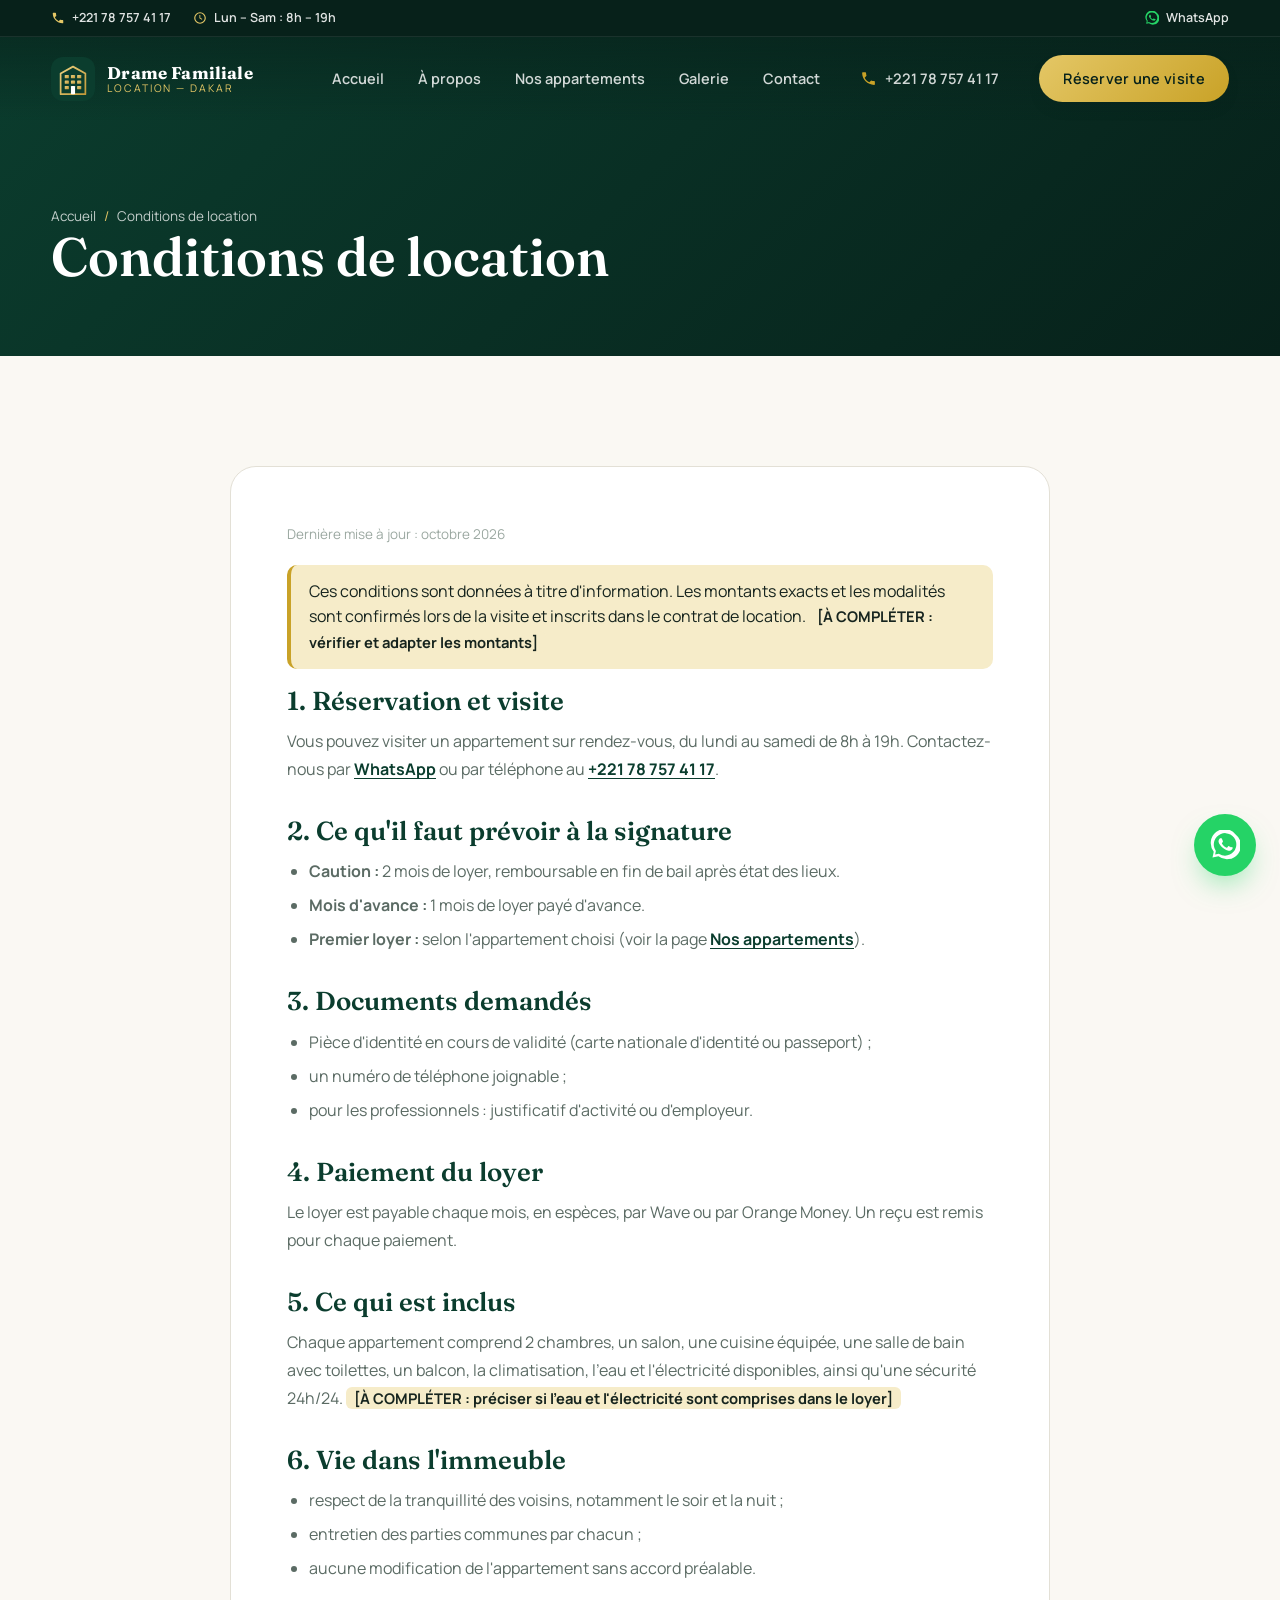
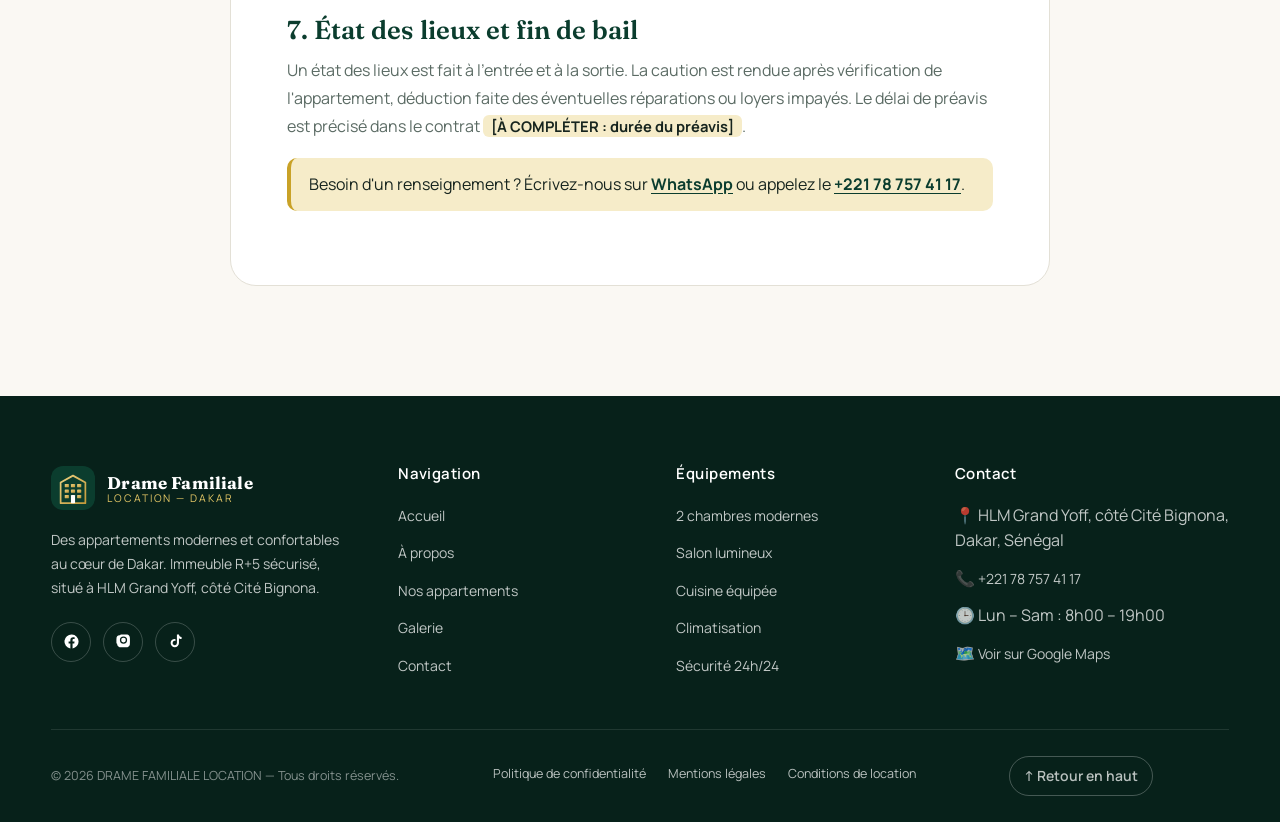
<file: drameLocation.github.io/conditions.html>
<!DOCTYPE html>
<html lang="fr">
<head>
<meta charset="UTF-8">
<meta name="viewport" content="width=device-width, initial-scale=1.0">
<title>Conditions de location — DRAME FAMILIALE LOCATION | Appartements Dakar</title>
<meta name="description" content="Conditions de location des appartements DRAME FAMILIALE LOCATION à Grand Yoff, Dakar : caution, mois d'avance, documents demandés et modes de paiement.">
<meta name="robots" content="index, follow">
<meta name="theme-color" content="#0B3D2E">
<meta property="og:site_name" content="DRAME FAMILIALE LOCATION">
<meta property="og:locale" content="fr_FR">
<meta property="og:type" content="website">
<meta property="og:title" content="Conditions de location — DRAME FAMILIALE LOCATION | Appartements Dakar">
<meta property="og:description" content="Conditions de location des appartements DRAME FAMILIALE LOCATION à Grand Yoff, Dakar : caution, mois d'avance, documents demandés et modes de paiement.">
<meta property="og:image" content="https://commons.wikimedia.org/wiki/Special:FilePath/La%20vue%20des%20b%C3%A2timents%20de%20la%20cit%C3%A9%20de%20Dakar.jpg?width=1200">
<meta name="twitter:card" content="summary_large_image">
<link rel="icon" type="image/svg+xml" href="logo/favicon.svg">
<link rel="preconnect" href="https://fonts.googleapis.com">
<link rel="preconnect" href="https://fonts.gstatic.com" crossorigin>
<link href="https://fonts.googleapis.com/css2?family=Fraunces:opsz,wght@9..144,500;9..144,600;9..144,700&family=Manrope:wght@400;500;600;700;800&display=swap" rel="stylesheet">
<link rel="stylesheet" href="css/style.css">
</head>
<body>
<a id="haut"></a>
<a class="lien-evitement" href="#contenu">Aller au contenu</a>

<header class="entete">
  <div class="barre-haut">
    <div class="container">
      <div class="barre-infos">
        <a href="tel:+221787574117" class="barre-lien"><svg viewBox="0 0 24 24" aria-hidden="true"><path d="M6.6 10.8c1.4 2.8 3.8 5.1 6.6 6.6l2.2-2.2c.3-.3.7-.4 1-.2 1.1.4 2.3.6 3.6.6.6 0 1 .4 1 1V20c0 .6-.4 1-1 1C10.5 21 3 13.5 3 4c0-.6.4-1 1-1h3.5c.6 0 1 .4 1 1 0 1.3.2 2.5.6 3.6.1.4 0 .8-.2 1L6.6 10.8z"/></svg>+221 78 757 41 17</a>
        <span class="barre-horaires"><svg viewBox="0 0 24 24" aria-hidden="true"><path fill-rule="evenodd" d="M12 2a10 10 0 1 0 0 20 10 10 0 0 0 0-20zm0 2a8 8 0 1 1 0 16 8 8 0 0 1 0-16zm-1 3v5.4l4.2 2.5.8-1.3-3.5-2.1V7h-1.5z"/></svg>Lun – Sam : 8h – 19h</span>
      </div>
      <a href="https://wa.me/221787574117?text=Bonjour%2C%20je%20souhaite%20des%20informations%20sur%20vos%20appartements%20%C3%A0%20Grand%20Yoff." target="_blank" rel="noopener" class="barre-lien barre-wa"><svg viewBox="0 0 24 24" aria-hidden="true"><path d="M20.5 3.5A11 11 0 0 0 3 17.3L2 22l4.8-1A11 11 0 1 0 20.5 3.5zm-8.5 17a9 9 0 0 1-4.6-1.3l-.3-.2-3 .6.6-2.9-.2-.3A9 9 0 1 1 12 20.5zm5-6.7c-.3-.1-1.6-.8-1.8-.9-.2-.1-.4-.1-.6.1-.2.3-.7.9-.8 1-.2.2-.3.2-.5.1-.3-.1-1.2-.4-2.2-1.4-.8-.7-1.4-1.6-1.5-1.9-.2-.3 0-.5.1-.6l.4-.5c.1-.1.2-.3.2-.4.1-.2 0-.4 0-.5l-.8-1.8c-.2-.5-.4-.4-.6-.4h-.5c-.2 0-.5.1-.7.3-.2.3-.9.9-.9 2.1s1 2.5 1.1 2.6c.1.2 2 3 4.7 4.2.7.3 1.2.5 1.6.6.7.2 1.3.2 1.8.1.5-.1 1.6-.7 1.9-1.3.2-.6.2-1.1.2-1.3-.1-.1-.3-.2-.6-.3z"/></svg>WhatsApp</a>
    </div>
  </div>
  <div class="container entete-corps">
    <a href="index.html" class="marque">
      <img src="logo/logo-icone.svg" class="logo-img" width="44" height="44" alt="Logo DRAME FAMILIALE LOCATION">
      <span class="texte-marque"><strong>Drame Familiale</strong><span>Location — Dakar</span></span>
    </a>
    <nav class="nav-principale">
      <ul>
        <li><a href="index.html">Accueil</a></li>
        <li><a href="apropos.html">À propos</a></li>
        <li><a href="appartements.html">Nos appartements</a></li>
        <li><a href="galerie.html">Galerie</a></li>
        <li><a href="contact.html">Contact</a></li>
      </ul>
      <a href="tel:+221787574117" class="nav-tel">
        <svg viewBox="0 0 24 24"><path d="M6.6 10.8c1.4 2.8 3.8 5.1 6.6 6.6l2.2-2.2c.3-.3.7-.4 1-.2 1.1.4 2.3.6 3.6.6.6 0 1 .4 1 1V20c0 .6-.4 1-1 1C10.5 21 3 13.5 3 4c0-.6.4-1 1-1h3.5c.6 0 1 .4 1 1 0 1.3.2 2.5.6 3.6.1.4 0 .8-.2 1L6.6 10.8z"/></svg>
        +221 78 757 41 17
      </a>
      <a href="https://wa.me/221787574117?text=Bonjour%2C%20je%20souhaite%20visiter%20un%20appartement." target="_blank" rel="noopener" class="btn btn-or btn-visite">Réserver une visite</a>
      <div class="nav-actions-mobile">
        <a href="tel:+221787574117" class="btn btn-contour"><svg viewBox="0 0 24 24" aria-hidden="true"><path d="M6.6 10.8c1.4 2.8 3.8 5.1 6.6 6.6l2.2-2.2c.3-.3.7-.4 1-.2 1.1.4 2.3.6 3.6.6.6 0 1 .4 1 1V20c0 .6-.4 1-1 1C10.5 21 3 13.5 3 4c0-.6.4-1 1-1h3.5c.6 0 1 .4 1 1 0 1.3.2 2.5.6 3.6.1.4 0 .8-.2 1L6.6 10.8z"/></svg>Appeler</a>
        <a href="https://wa.me/221787574117?text=Bonjour%2C%20je%20souhaite%20des%20informations%20sur%20vos%20appartements%20%C3%A0%20Grand%20Yoff." target="_blank" rel="noopener" class="btn btn-wa"><svg viewBox="0 0 24 24" aria-hidden="true"><path d="M20.5 3.5A11 11 0 0 0 3 17.3L2 22l4.8-1A11 11 0 1 0 20.5 3.5zm-8.5 17a9 9 0 0 1-4.6-1.3l-.3-.2-3 .6.6-2.9-.2-.3A9 9 0 1 1 12 20.5zm5-6.7c-.3-.1-1.6-.8-1.8-.9-.2-.1-.4-.1-.6.1-.2.3-.7.9-.8 1-.2.2-.3.2-.5.1-.3-.1-1.2-.4-2.2-1.4-.8-.7-1.4-1.6-1.5-1.9-.2-.3 0-.5.1-.6l.4-.5c.1-.1.2-.3.2-.4.1-.2 0-.4 0-.5l-.8-1.8c-.2-.5-.4-.4-.6-.4h-.5c-.2 0-.5.1-.7.3-.2.3-.9.9-.9 2.1s1 2.5 1.1 2.6c.1.2 2 3 4.7 4.2.7.3 1.2.5 1.6.6.7.2 1.3.2 1.8.1.5-.1 1.6-.7 1.9-1.3.2-.6.2-1.1.2-1.3-.1-.1-.3-.2-.6-.3z"/></svg>WhatsApp</a>
      </div>
    </nav>
    <button class="menu-burger" aria-label="Ouvrir le menu" aria-expanded="false"><span></span><span></span><span></span></button>
  </div>
</header>

<section id="contenu" class="bandeau-page bandeau-uni">
  <div class="container">
    <div class="fil-ariane"><a href="index.html" style="color:inherit">Accueil</a> <span>/</span> Conditions de location</div>
    <h1>Conditions de location</h1>
  </div>
</section>

<section>
  <div class="container">
    <article class="contenu-legal">
      <p class="maj">Dernière mise à jour : octobre 2026</p>
      <div class="encadre">Ces conditions sont données à titre d'information. Les montants exacts et les modalités sont confirmés lors de la visite et inscrits dans le contrat de location. <span class="a-completer">[À COMPLÉTER : vérifier et adapter les montants]</span></div>

      <h2>1. Réservation et visite</h2>
      <p>Vous pouvez visiter un appartement sur rendez-vous, du lundi au samedi de 8h à 19h. Contactez-nous par <a href="https://wa.me/221787574117?text=Bonjour%2C%20je%20souhaite%20visiter%20un%20appartement." target="_blank" rel="noopener">WhatsApp</a> ou par téléphone au <a href="tel:+221787574117">+221 78 757 41 17</a>.</p>

      <h2>2. Ce qu'il faut prévoir à la signature</h2>
      <ul>
        <li><strong>Caution :</strong> 2 mois de loyer, remboursable en fin de bail après état des lieux.</li>
        <li><strong>Mois d'avance :</strong> 1 mois de loyer payé d'avance.</li>
        <li><strong>Premier loyer :</strong> selon l'appartement choisi (voir la page <a href="appartements.html">Nos appartements</a>).</li>
      </ul>

      <h2>3. Documents demandés</h2>
      <ul>
        <li>Pièce d'identité en cours de validité (carte nationale d'identité ou passeport) ;</li>
        <li>un numéro de téléphone joignable ;</li>
        <li>pour les professionnels : justificatif d'activité ou d'employeur.</li>
      </ul>

      <h2>4. Paiement du loyer</h2>
      <p>Le loyer est payable chaque mois, en espèces, par Wave ou par Orange Money. Un reçu est remis pour chaque paiement.</p>

      <h2>5. Ce qui est inclus</h2>
      <p>Chaque appartement comprend 2 chambres, un salon, une cuisine équipée, une salle de bain avec toilettes, un balcon, la climatisation, l'eau et l'électricité disponibles, ainsi qu'une sécurité 24h/24. <span class="a-completer">[À COMPLÉTER : préciser si l'eau et l'électricité sont comprises dans le loyer]</span></p>

      <h2>6. Vie dans l'immeuble</h2>
      <ul>
        <li>respect de la tranquillité des voisins, notamment le soir et la nuit ;</li>
        <li>entretien des parties communes par chacun ;</li>
        <li>aucune modification de l'appartement sans accord préalable.</li>
      </ul>

      <h2>7. État des lieux et fin de bail</h2>
      <p>Un état des lieux est fait à l'entrée et à la sortie. La caution est rendue après vérification de l'appartement, déduction faite des éventuelles réparations ou loyers impayés. Le délai de préavis est précisé dans le contrat <span class="a-completer">[À COMPLÉTER : durée du préavis]</span>.</p>

      <div class="encadre">Besoin d'un renseignement ? Écrivez-nous sur <a href="https://wa.me/221787574117" target="_blank" rel="noopener">WhatsApp</a> ou appelez le <a href="tel:+221787574117">+221 78 757 41 17</a>.</div>
    </article>
  </div>
</section>

<footer class="pied">
  <div class="container pied-grille">
    <div class="pied-marque">
      <a href="index.html" class="marque">
        <img src="logo/logo-icone.svg" class="logo-img" width="44" height="44" alt="Logo DRAME FAMILIALE LOCATION">
        <span class="texte-marque"><strong>Drame Familiale</strong><span>Location — Dakar</span></span>
      </a>
      <p>Des appartements modernes et confortables au cœur de Dakar. Immeuble R+5 sécurisé, situé à HLM Grand Yoff, côté Cité Bignona.</p>
      <div class="reseaux">
        <a href="https://facebook.com" target="_blank" rel="noopener" aria-label="Facebook"><svg viewBox="0 0 24 24"><path d="M22 12a10 10 0 1 0-11.6 9.9v-7H7.9V12h2.5V9.8c0-2.5 1.5-3.9 3.8-3.9 1.1 0 2.2.2 2.2.2v2.5h-1.3c-1.2 0-1.6.8-1.6 1.6V12h2.8l-.4 2.9h-2.4v7A10 10 0 0 0 22 12z"/></svg></a>
        <a href="https://instagram.com" target="_blank" rel="noopener" aria-label="Instagram"><svg viewBox="0 0 24 24"><path d="M12 2c2.7 0 3 0 4.1.1 1.1 0 1.8.2 2.2.4.6.2 1 .5 1.4.9.4.4.7.8.9 1.4.2.4.3 1.1.4 2.2.1 1.1.1 1.4.1 4.1s0 3-.1 4.1c0 1.1-.2 1.8-.4 2.2-.2.6-.5 1-.9 1.4-.4.4-.8.7-1.4.9-.4.2-1.1.3-2.2.4-1.1.1-1.4.1-4.1.1s-3 0-4.1-.1c-1.1 0-1.8-.2-2.2-.4-.6-.2-1-.5-1.4-.9-.4-.4-.7-.8-.9-1.4-.2-.4-.3-1.1-.4-2.2C2 15 2 14.7 2 12s0-3 .1-4.1c0-1.1.2-1.8.4-2.2.2-.6.5-1 .9-1.4.4-.4.8-.7 1.4-.9.4-.2 1.1-.3 2.2-.4C8 2 8.3 2 11 2h1zm0 2.9a5.1 5.1 0 1 0 0 10.2 5.1 5.1 0 0 0 0-10.2zm0 8.4a3.3 3.3 0 1 1 0-6.6 3.3 3.3 0 0 1 0 6.6zm5.3-8.6a1.2 1.2 0 1 1 0-2.4 1.2 1.2 0 0 1 0 2.4z"/></svg></a>
        <a href="https://tiktok.com" target="_blank" rel="noopener" aria-label="TikTok"><svg viewBox="0 0 24 24"><path d="M14 2h2.9c.2 1.9 1.4 3.4 3.7 3.7v2.9c-1.4 0-2.7-.4-3.7-1.2v6.8a5.9 5.9 0 1 1-5.9-5.9c.3 0 .6 0 .9.1v2.9a3 3 0 1 0 2.1 2.9V2z"/></svg></a>
      </div>
    </div>
    <div>
      <h4>Navigation</h4>
      <ul>
        <li><a href="index.html">Accueil</a></li>
        <li><a href="apropos.html">À propos</a></li>
        <li><a href="appartements.html">Nos appartements</a></li>
        <li><a href="galerie.html">Galerie</a></li>
        <li><a href="contact.html">Contact</a></li>
      </ul>
    </div>
    <div>
      <h4>Équipements</h4>
      <ul>
        <li><a href="appartements.html">2 chambres modernes</a></li>
        <li><a href="appartements.html">Salon lumineux</a></li>
        <li><a href="appartements.html">Cuisine équipée</a></li>
        <li><a href="appartements.html">Climatisation</a></li>
        <li><a href="appartements.html">Sécurité 24h/24</a></li>
      </ul>
    </div>
    <div>
      <h4>Contact</h4>
      <ul>
        <li>📍 HLM Grand Yoff, côté Cité Bignona, Dakar, Sénégal</li>
        <li>📞 <a href="tel:+221787574117">+221 78 757 41 17</a></li>
        <li>🕒 Lun – Sam : 8h00 – 19h00</li>
        <li>🗺️ <a href="https://www.google.com/maps/search/?api=1&query=HLM+Grand+Yoff+Dakar+Senegal" target="_blank" rel="noopener">Voir sur Google Maps</a></li>
      </ul>
    </div>
  </div>
  <div class="container bas-pied">
    <span>© <span class="annee-auto">2026</span> DRAME FAMILIALE LOCATION — Tous droits réservés.</span>
    <nav class="liens-legaux" aria-label="Informations légales">
      <a href="confidentialite.html">Politique de confidentialité</a>
      <a href="mentions-legales.html">Mentions légales</a>
      <a href="conditions.html">Conditions de location</a>
    </nav>
    <a href="#haut" class="retour-haut-pied" aria-label="Retour en haut de la page">↑ Retour en haut</a>
  </div>
</footer>

<a href="https://wa.me/221787574117?text=Bonjour%2C%20je%20souhaite%20des%20informations%20sur%20vos%20appartements%20%C3%A0%20Grand%20Yoff." target="_blank" rel="noopener" class="whatsapp-flottant" aria-label="Contactez-nous sur WhatsApp">
  <span class="whatsapp-bulle">Contactez-nous maintenant</span>
  <span class="whatsapp-bouton">
    <svg viewBox="0 0 24 24"><path d="M20.5 3.5A11 11 0 0 0 3 17.3L2 22l4.8-1A11 11 0 1 0 20.5 3.5zm-8.5 17a9 9 0 0 1-4.6-1.3l-.3-.2-3 .6.6-2.9-.2-.3A9 9 0 1 1 12 20.5zm5-6.7c-.3-.1-1.6-.8-1.8-.9-.2-.1-.4-.1-.6.1-.2.3-.7.9-.8 1-.2.2-.3.2-.5.1-.3-.1-1.2-.4-2.2-1.4-.8-.7-1.4-1.6-1.5-1.9-.2-.3 0-.5.1-.6l.4-.5c.1-.1.2-.3.2-.4.1-.2 0-.4 0-.5l-.8-1.8c-.2-.5-.4-.4-.6-.4h-.5c-.2 0-.5.1-.7.3-.2.3-.9.9-.9 2.1s1 2.5 1.1 2.6c.1.2 2 3 4.7 4.2.7.3 1.2.5 1.6.6.7.2 1.3.2 1.8.1.5-.1 1.6-.7 1.9-1.3.2-.6.2-1.1.2-1.3-.1-.1-.3-.2-.6-.3z"/></svg>
  </span>
</a>

<script src="js/script.js"></script>
</body>
</html>
</file>
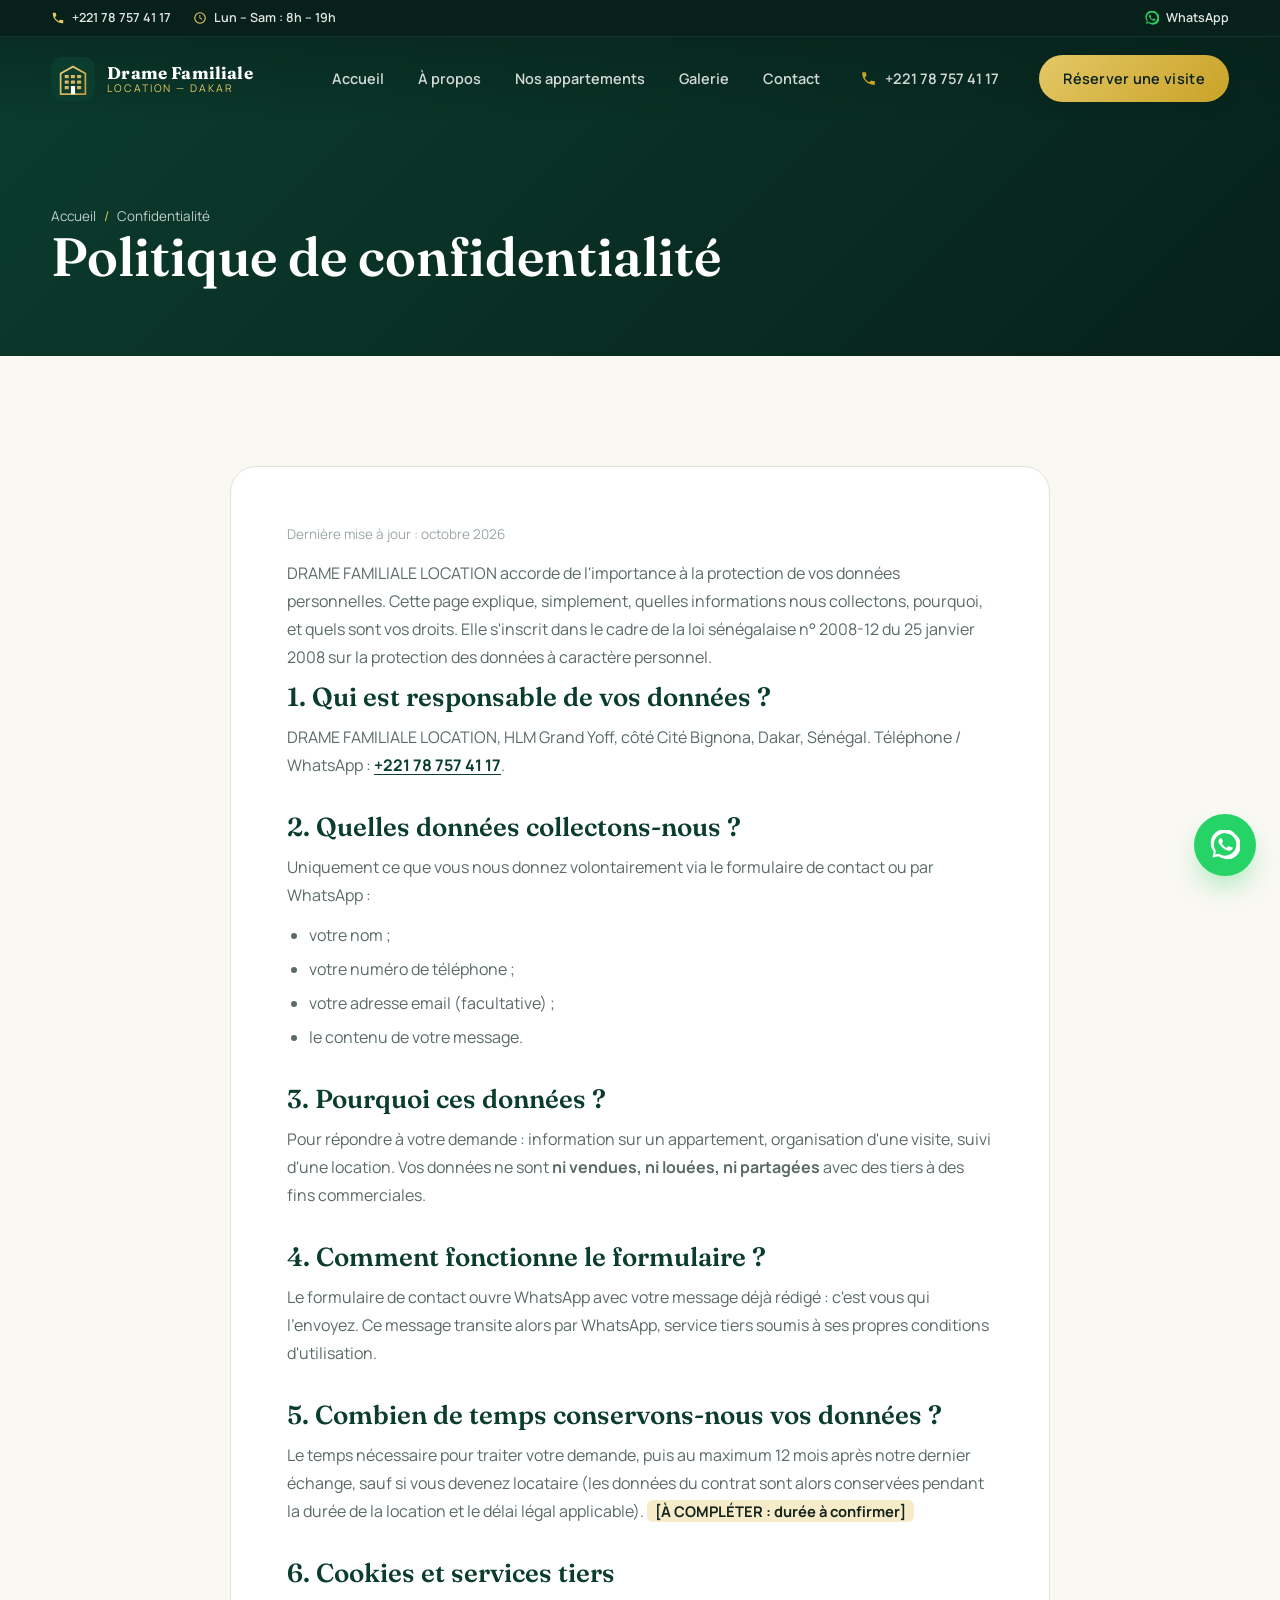
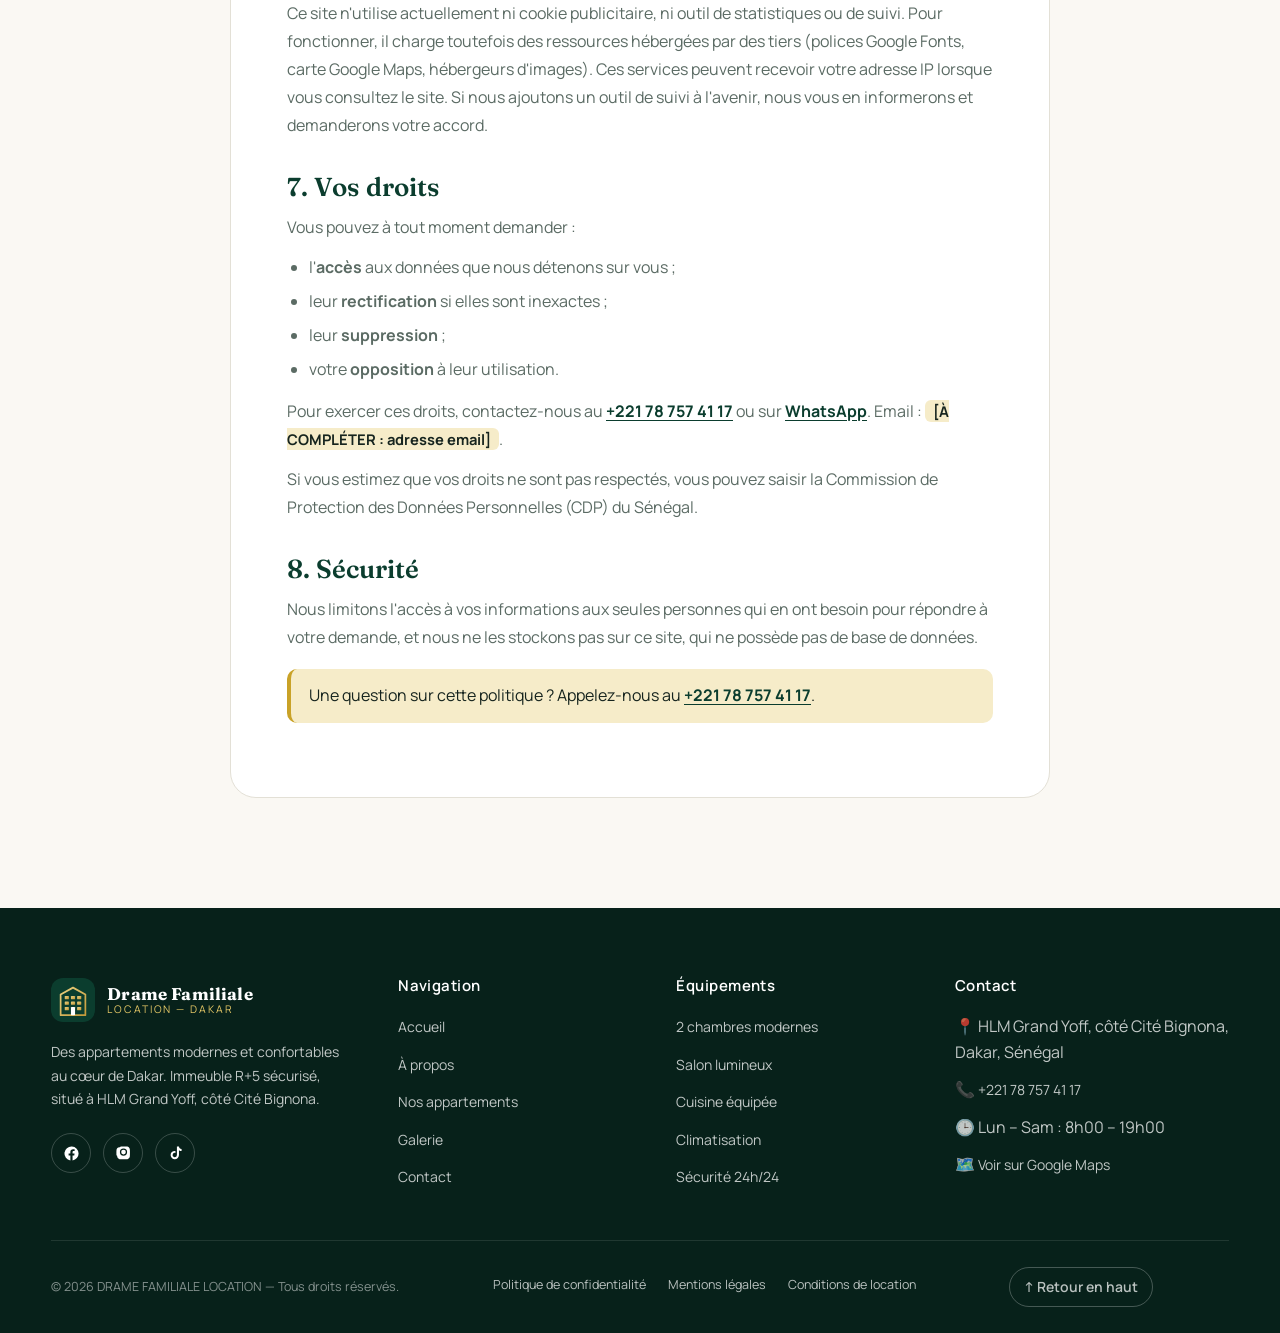
<file: drameLocation.github.io/confidentialite.html>
<!DOCTYPE html>
<html lang="fr">
<head>
<meta charset="UTF-8">
<meta name="viewport" content="width=device-width, initial-scale=1.0">
<title>Politique de confidentialité — DRAME FAMILIALE LOCATION | Dakar</title>
<meta name="description" content="Politique de confidentialité de DRAME FAMILIALE LOCATION, Grand Yoff, Dakar : données collectées, finalités, durée de conservation et droits des visiteurs.">
<meta name="robots" content="index, follow">
<meta name="theme-color" content="#0B3D2E">
<meta property="og:site_name" content="DRAME FAMILIALE LOCATION">
<meta property="og:locale" content="fr_FR">
<meta property="og:type" content="website">
<meta property="og:title" content="Politique de confidentialité — DRAME FAMILIALE LOCATION | Dakar">
<meta property="og:description" content="Politique de confidentialité de DRAME FAMILIALE LOCATION, Grand Yoff, Dakar : données collectées, finalités, durée de conservation et droits des visiteurs.">
<meta property="og:image" content="https://commons.wikimedia.org/wiki/Special:FilePath/La%20vue%20des%20b%C3%A2timents%20de%20la%20cit%C3%A9%20de%20Dakar.jpg?width=1200">
<meta name="twitter:card" content="summary_large_image">
<link rel="icon" type="image/svg+xml" href="logo/favicon.svg">
<link rel="preconnect" href="https://fonts.googleapis.com">
<link rel="preconnect" href="https://fonts.gstatic.com" crossorigin>
<link href="https://fonts.googleapis.com/css2?family=Fraunces:opsz,wght@9..144,500;9..144,600;9..144,700&family=Manrope:wght@400;500;600;700;800&display=swap" rel="stylesheet">
<link rel="stylesheet" href="css/style.css">
</head>
<body>
<a id="haut"></a>
<a class="lien-evitement" href="#contenu">Aller au contenu</a>

<header class="entete">
  <div class="barre-haut">
    <div class="container">
      <div class="barre-infos">
        <a href="tel:+221787574117" class="barre-lien"><svg viewBox="0 0 24 24" aria-hidden="true"><path d="M6.6 10.8c1.4 2.8 3.8 5.1 6.6 6.6l2.2-2.2c.3-.3.7-.4 1-.2 1.1.4 2.3.6 3.6.6.6 0 1 .4 1 1V20c0 .6-.4 1-1 1C10.5 21 3 13.5 3 4c0-.6.4-1 1-1h3.5c.6 0 1 .4 1 1 0 1.3.2 2.5.6 3.6.1.4 0 .8-.2 1L6.6 10.8z"/></svg>+221 78 757 41 17</a>
        <span class="barre-horaires"><svg viewBox="0 0 24 24" aria-hidden="true"><path fill-rule="evenodd" d="M12 2a10 10 0 1 0 0 20 10 10 0 0 0 0-20zm0 2a8 8 0 1 1 0 16 8 8 0 0 1 0-16zm-1 3v5.4l4.2 2.5.8-1.3-3.5-2.1V7h-1.5z"/></svg>Lun – Sam : 8h – 19h</span>
      </div>
      <a href="https://wa.me/221787574117?text=Bonjour%2C%20je%20souhaite%20des%20informations%20sur%20vos%20appartements%20%C3%A0%20Grand%20Yoff." target="_blank" rel="noopener" class="barre-lien barre-wa"><svg viewBox="0 0 24 24" aria-hidden="true"><path d="M20.5 3.5A11 11 0 0 0 3 17.3L2 22l4.8-1A11 11 0 1 0 20.5 3.5zm-8.5 17a9 9 0 0 1-4.6-1.3l-.3-.2-3 .6.6-2.9-.2-.3A9 9 0 1 1 12 20.5zm5-6.7c-.3-.1-1.6-.8-1.8-.9-.2-.1-.4-.1-.6.1-.2.3-.7.9-.8 1-.2.2-.3.2-.5.1-.3-.1-1.2-.4-2.2-1.4-.8-.7-1.4-1.6-1.5-1.9-.2-.3 0-.5.1-.6l.4-.5c.1-.1.2-.3.2-.4.1-.2 0-.4 0-.5l-.8-1.8c-.2-.5-.4-.4-.6-.4h-.5c-.2 0-.5.1-.7.3-.2.3-.9.9-.9 2.1s1 2.5 1.1 2.6c.1.2 2 3 4.7 4.2.7.3 1.2.5 1.6.6.7.2 1.3.2 1.8.1.5-.1 1.6-.7 1.9-1.3.2-.6.2-1.1.2-1.3-.1-.1-.3-.2-.6-.3z"/></svg>WhatsApp</a>
    </div>
  </div>
  <div class="container entete-corps">
    <a href="index.html" class="marque">
      <img src="logo/logo-icone.svg" class="logo-img" width="44" height="44" alt="Logo DRAME FAMILIALE LOCATION">
      <span class="texte-marque"><strong>Drame Familiale</strong><span>Location — Dakar</span></span>
    </a>
    <nav class="nav-principale">
      <ul>
        <li><a href="index.html">Accueil</a></li>
        <li><a href="apropos.html">À propos</a></li>
        <li><a href="appartements.html">Nos appartements</a></li>
        <li><a href="galerie.html">Galerie</a></li>
        <li><a href="contact.html">Contact</a></li>
      </ul>
      <a href="tel:+221787574117" class="nav-tel">
        <svg viewBox="0 0 24 24"><path d="M6.6 10.8c1.4 2.8 3.8 5.1 6.6 6.6l2.2-2.2c.3-.3.7-.4 1-.2 1.1.4 2.3.6 3.6.6.6 0 1 .4 1 1V20c0 .6-.4 1-1 1C10.5 21 3 13.5 3 4c0-.6.4-1 1-1h3.5c.6 0 1 .4 1 1 0 1.3.2 2.5.6 3.6.1.4 0 .8-.2 1L6.6 10.8z"/></svg>
        +221 78 757 41 17
      </a>
      <a href="https://wa.me/221787574117?text=Bonjour%2C%20je%20souhaite%20visiter%20un%20appartement." target="_blank" rel="noopener" class="btn btn-or btn-visite">Réserver une visite</a>
      <div class="nav-actions-mobile">
        <a href="tel:+221787574117" class="btn btn-contour"><svg viewBox="0 0 24 24" aria-hidden="true"><path d="M6.6 10.8c1.4 2.8 3.8 5.1 6.6 6.6l2.2-2.2c.3-.3.7-.4 1-.2 1.1.4 2.3.6 3.6.6.6 0 1 .4 1 1V20c0 .6-.4 1-1 1C10.5 21 3 13.5 3 4c0-.6.4-1 1-1h3.5c.6 0 1 .4 1 1 0 1.3.2 2.5.6 3.6.1.4 0 .8-.2 1L6.6 10.8z"/></svg>Appeler</a>
        <a href="https://wa.me/221787574117?text=Bonjour%2C%20je%20souhaite%20des%20informations%20sur%20vos%20appartements%20%C3%A0%20Grand%20Yoff." target="_blank" rel="noopener" class="btn btn-wa"><svg viewBox="0 0 24 24" aria-hidden="true"><path d="M20.5 3.5A11 11 0 0 0 3 17.3L2 22l4.8-1A11 11 0 1 0 20.5 3.5zm-8.5 17a9 9 0 0 1-4.6-1.3l-.3-.2-3 .6.6-2.9-.2-.3A9 9 0 1 1 12 20.5zm5-6.7c-.3-.1-1.6-.8-1.8-.9-.2-.1-.4-.1-.6.1-.2.3-.7.9-.8 1-.2.2-.3.2-.5.1-.3-.1-1.2-.4-2.2-1.4-.8-.7-1.4-1.6-1.5-1.9-.2-.3 0-.5.1-.6l.4-.5c.1-.1.2-.3.2-.4.1-.2 0-.4 0-.5l-.8-1.8c-.2-.5-.4-.4-.6-.4h-.5c-.2 0-.5.1-.7.3-.2.3-.9.9-.9 2.1s1 2.5 1.1 2.6c.1.2 2 3 4.7 4.2.7.3 1.2.5 1.6.6.7.2 1.3.2 1.8.1.5-.1 1.6-.7 1.9-1.3.2-.6.2-1.1.2-1.3-.1-.1-.3-.2-.6-.3z"/></svg>WhatsApp</a>
      </div>
    </nav>
    <button class="menu-burger" aria-label="Ouvrir le menu" aria-expanded="false"><span></span><span></span><span></span></button>
  </div>
</header>

<section id="contenu" class="bandeau-page bandeau-uni">
  <div class="container">
    <div class="fil-ariane"><a href="index.html" style="color:inherit">Accueil</a> <span>/</span> Confidentialité</div>
    <h1>Politique de confidentialité</h1>
  </div>
</section>

<section>
  <div class="container">
    <article class="contenu-legal">
      <p class="maj">Dernière mise à jour : octobre 2026</p>
      <p>DRAME FAMILIALE LOCATION accorde de l'importance à la protection de vos données personnelles. Cette page explique, simplement, quelles informations nous collectons, pourquoi, et quels sont vos droits. Elle s'inscrit dans le cadre de la loi sénégalaise n° 2008-12 du 25 janvier 2008 sur la protection des données à caractère personnel.</p>

      <h2>1. Qui est responsable de vos données ?</h2>
      <p>DRAME FAMILIALE LOCATION, HLM Grand Yoff, côté Cité Bignona, Dakar, Sénégal. Téléphone / WhatsApp : <a href="tel:+221787574117">+221 78 757 41 17</a>.</p>

      <h2>2. Quelles données collectons-nous ?</h2>
      <p>Uniquement ce que vous nous donnez volontairement via le formulaire de contact ou par WhatsApp :</p>
      <ul>
        <li>votre nom ;</li>
        <li>votre numéro de téléphone ;</li>
        <li>votre adresse email (facultative) ;</li>
        <li>le contenu de votre message.</li>
      </ul>

      <h2>3. Pourquoi ces données ?</h2>
      <p>Pour répondre à votre demande : information sur un appartement, organisation d'une visite, suivi d'une location. Vos données ne sont <strong>ni vendues, ni louées, ni partagées</strong> avec des tiers à des fins commerciales.</p>

      <h2>4. Comment fonctionne le formulaire ?</h2>
      <p>Le formulaire de contact ouvre WhatsApp avec votre message déjà rédigé : c'est vous qui l'envoyez. Ce message transite alors par WhatsApp, service tiers soumis à ses propres conditions d'utilisation.</p>

      <h2>5. Combien de temps conservons-nous vos données ?</h2>
      <p>Le temps nécessaire pour traiter votre demande, puis au maximum 12 mois après notre dernier échange, sauf si vous devenez locataire (les données du contrat sont alors conservées pendant la durée de la location et le délai légal applicable). <span class="a-completer">[À COMPLÉTER : durée à confirmer]</span></p>

      <h2>6. Cookies et services tiers</h2>
      <p>Ce site n'utilise actuellement ni cookie publicitaire, ni outil de statistiques ou de suivi. Pour fonctionner, il charge toutefois des ressources hébergées par des tiers (polices Google Fonts, carte Google Maps, hébergeurs d'images). Ces services peuvent recevoir votre adresse IP lorsque vous consultez le site. Si nous ajoutons un outil de suivi à l'avenir, nous vous en informerons et demanderons votre accord.</p>

      <h2>7. Vos droits</h2>
      <p>Vous pouvez à tout moment demander :</p>
      <ul>
        <li>l'<strong>accès</strong> aux données que nous détenons sur vous ;</li>
        <li>leur <strong>rectification</strong> si elles sont inexactes ;</li>
        <li>leur <strong>suppression</strong> ;</li>
        <li>votre <strong>opposition</strong> à leur utilisation.</li>
      </ul>
      <p>Pour exercer ces droits, contactez-nous au <a href="tel:+221787574117">+221 78 757 41 17</a> ou sur <a href="https://wa.me/221787574117" target="_blank" rel="noopener">WhatsApp</a>. Email : <span class="a-completer">[À COMPLÉTER : adresse email]</span>.</p>
      <p>Si vous estimez que vos droits ne sont pas respectés, vous pouvez saisir la Commission de Protection des Données Personnelles (CDP) du Sénégal.</p>

      <h2>8. Sécurité</h2>
      <p>Nous limitons l'accès à vos informations aux seules personnes qui en ont besoin pour répondre à votre demande, et nous ne les stockons pas sur ce site, qui ne possède pas de base de données.</p>

      <div class="encadre">Une question sur cette politique ? Appelez-nous au <a href="tel:+221787574117">+221 78 757 41 17</a>.</div>
    </article>
  </div>
</section>

<footer class="pied">
  <div class="container pied-grille">
    <div class="pied-marque">
      <a href="index.html" class="marque">
        <img src="logo/logo-icone.svg" class="logo-img" width="44" height="44" alt="Logo DRAME FAMILIALE LOCATION">
        <span class="texte-marque"><strong>Drame Familiale</strong><span>Location — Dakar</span></span>
      </a>
      <p>Des appartements modernes et confortables au cœur de Dakar. Immeuble R+5 sécurisé, situé à HLM Grand Yoff, côté Cité Bignona.</p>
      <div class="reseaux">
        <a href="https://facebook.com" target="_blank" rel="noopener" aria-label="Facebook"><svg viewBox="0 0 24 24"><path d="M22 12a10 10 0 1 0-11.6 9.9v-7H7.9V12h2.5V9.8c0-2.5 1.5-3.9 3.8-3.9 1.1 0 2.2.2 2.2.2v2.5h-1.3c-1.2 0-1.6.8-1.6 1.6V12h2.8l-.4 2.9h-2.4v7A10 10 0 0 0 22 12z"/></svg></a>
        <a href="https://instagram.com" target="_blank" rel="noopener" aria-label="Instagram"><svg viewBox="0 0 24 24"><path d="M12 2c2.7 0 3 0 4.1.1 1.1 0 1.8.2 2.2.4.6.2 1 .5 1.4.9.4.4.7.8.9 1.4.2.4.3 1.1.4 2.2.1 1.1.1 1.4.1 4.1s0 3-.1 4.1c0 1.1-.2 1.8-.4 2.2-.2.6-.5 1-.9 1.4-.4.4-.8.7-1.4.9-.4.2-1.1.3-2.2.4-1.1.1-1.4.1-4.1.1s-3 0-4.1-.1c-1.1 0-1.8-.2-2.2-.4-.6-.2-1-.5-1.4-.9-.4-.4-.7-.8-.9-1.4-.2-.4-.3-1.1-.4-2.2C2 15 2 14.7 2 12s0-3 .1-4.1c0-1.1.2-1.8.4-2.2.2-.6.5-1 .9-1.4.4-.4.8-.7 1.4-.9.4-.2 1.1-.3 2.2-.4C8 2 8.3 2 11 2h1zm0 2.9a5.1 5.1 0 1 0 0 10.2 5.1 5.1 0 0 0 0-10.2zm0 8.4a3.3 3.3 0 1 1 0-6.6 3.3 3.3 0 0 1 0 6.6zm5.3-8.6a1.2 1.2 0 1 1 0-2.4 1.2 1.2 0 0 1 0 2.4z"/></svg></a>
        <a href="https://tiktok.com" target="_blank" rel="noopener" aria-label="TikTok"><svg viewBox="0 0 24 24"><path d="M14 2h2.9c.2 1.9 1.4 3.4 3.7 3.7v2.9c-1.4 0-2.7-.4-3.7-1.2v6.8a5.9 5.9 0 1 1-5.9-5.9c.3 0 .6 0 .9.1v2.9a3 3 0 1 0 2.1 2.9V2z"/></svg></a>
      </div>
    </div>
    <div>
      <h4>Navigation</h4>
      <ul>
        <li><a href="index.html">Accueil</a></li>
        <li><a href="apropos.html">À propos</a></li>
        <li><a href="appartements.html">Nos appartements</a></li>
        <li><a href="galerie.html">Galerie</a></li>
        <li><a href="contact.html">Contact</a></li>
      </ul>
    </div>
    <div>
      <h4>Équipements</h4>
      <ul>
        <li><a href="appartements.html">2 chambres modernes</a></li>
        <li><a href="appartements.html">Salon lumineux</a></li>
        <li><a href="appartements.html">Cuisine équipée</a></li>
        <li><a href="appartements.html">Climatisation</a></li>
        <li><a href="appartements.html">Sécurité 24h/24</a></li>
      </ul>
    </div>
    <div>
      <h4>Contact</h4>
      <ul>
        <li>📍 HLM Grand Yoff, côté Cité Bignona, Dakar, Sénégal</li>
        <li>📞 <a href="tel:+221787574117">+221 78 757 41 17</a></li>
        <li>🕒 Lun – Sam : 8h00 – 19h00</li>
        <li>🗺️ <a href="https://www.google.com/maps/search/?api=1&query=HLM+Grand+Yoff+Dakar+Senegal" target="_blank" rel="noopener">Voir sur Google Maps</a></li>
      </ul>
    </div>
  </div>
  <div class="container bas-pied">
    <span>© <span class="annee-auto">2026</span> DRAME FAMILIALE LOCATION — Tous droits réservés.</span>
    <nav class="liens-legaux" aria-label="Informations légales">
      <a href="confidentialite.html">Politique de confidentialité</a>
      <a href="mentions-legales.html">Mentions légales</a>
      <a href="conditions.html">Conditions de location</a>
    </nav>
    <a href="#haut" class="retour-haut-pied" aria-label="Retour en haut de la page">↑ Retour en haut</a>
  </div>
</footer>

<a href="https://wa.me/221787574117?text=Bonjour%2C%20je%20souhaite%20des%20informations%20sur%20vos%20appartements%20%C3%A0%20Grand%20Yoff." target="_blank" rel="noopener" class="whatsapp-flottant" aria-label="Contactez-nous sur WhatsApp">
  <span class="whatsapp-bulle">Contactez-nous maintenant</span>
  <span class="whatsapp-bouton">
    <svg viewBox="0 0 24 24"><path d="M20.5 3.5A11 11 0 0 0 3 17.3L2 22l4.8-1A11 11 0 1 0 20.5 3.5zm-8.5 17a9 9 0 0 1-4.6-1.3l-.3-.2-3 .6.6-2.9-.2-.3A9 9 0 1 1 12 20.5zm5-6.7c-.3-.1-1.6-.8-1.8-.9-.2-.1-.4-.1-.6.1-.2.3-.7.9-.8 1-.2.2-.3.2-.5.1-.3-.1-1.2-.4-2.2-1.4-.8-.7-1.4-1.6-1.5-1.9-.2-.3 0-.5.1-.6l.4-.5c.1-.1.2-.3.2-.4.1-.2 0-.4 0-.5l-.8-1.8c-.2-.5-.4-.4-.6-.4h-.5c-.2 0-.5.1-.7.3-.2.3-.9.9-.9 2.1s1 2.5 1.1 2.6c.1.2 2 3 4.7 4.2.7.3 1.2.5 1.6.6.7.2 1.3.2 1.8.1.5-.1 1.6-.7 1.9-1.3.2-.6.2-1.1.2-1.3-.1-.1-.3-.2-.6-.3z"/></svg>
  </span>
</a>

<script src="js/script.js"></script>
</body>
</html>
</file>
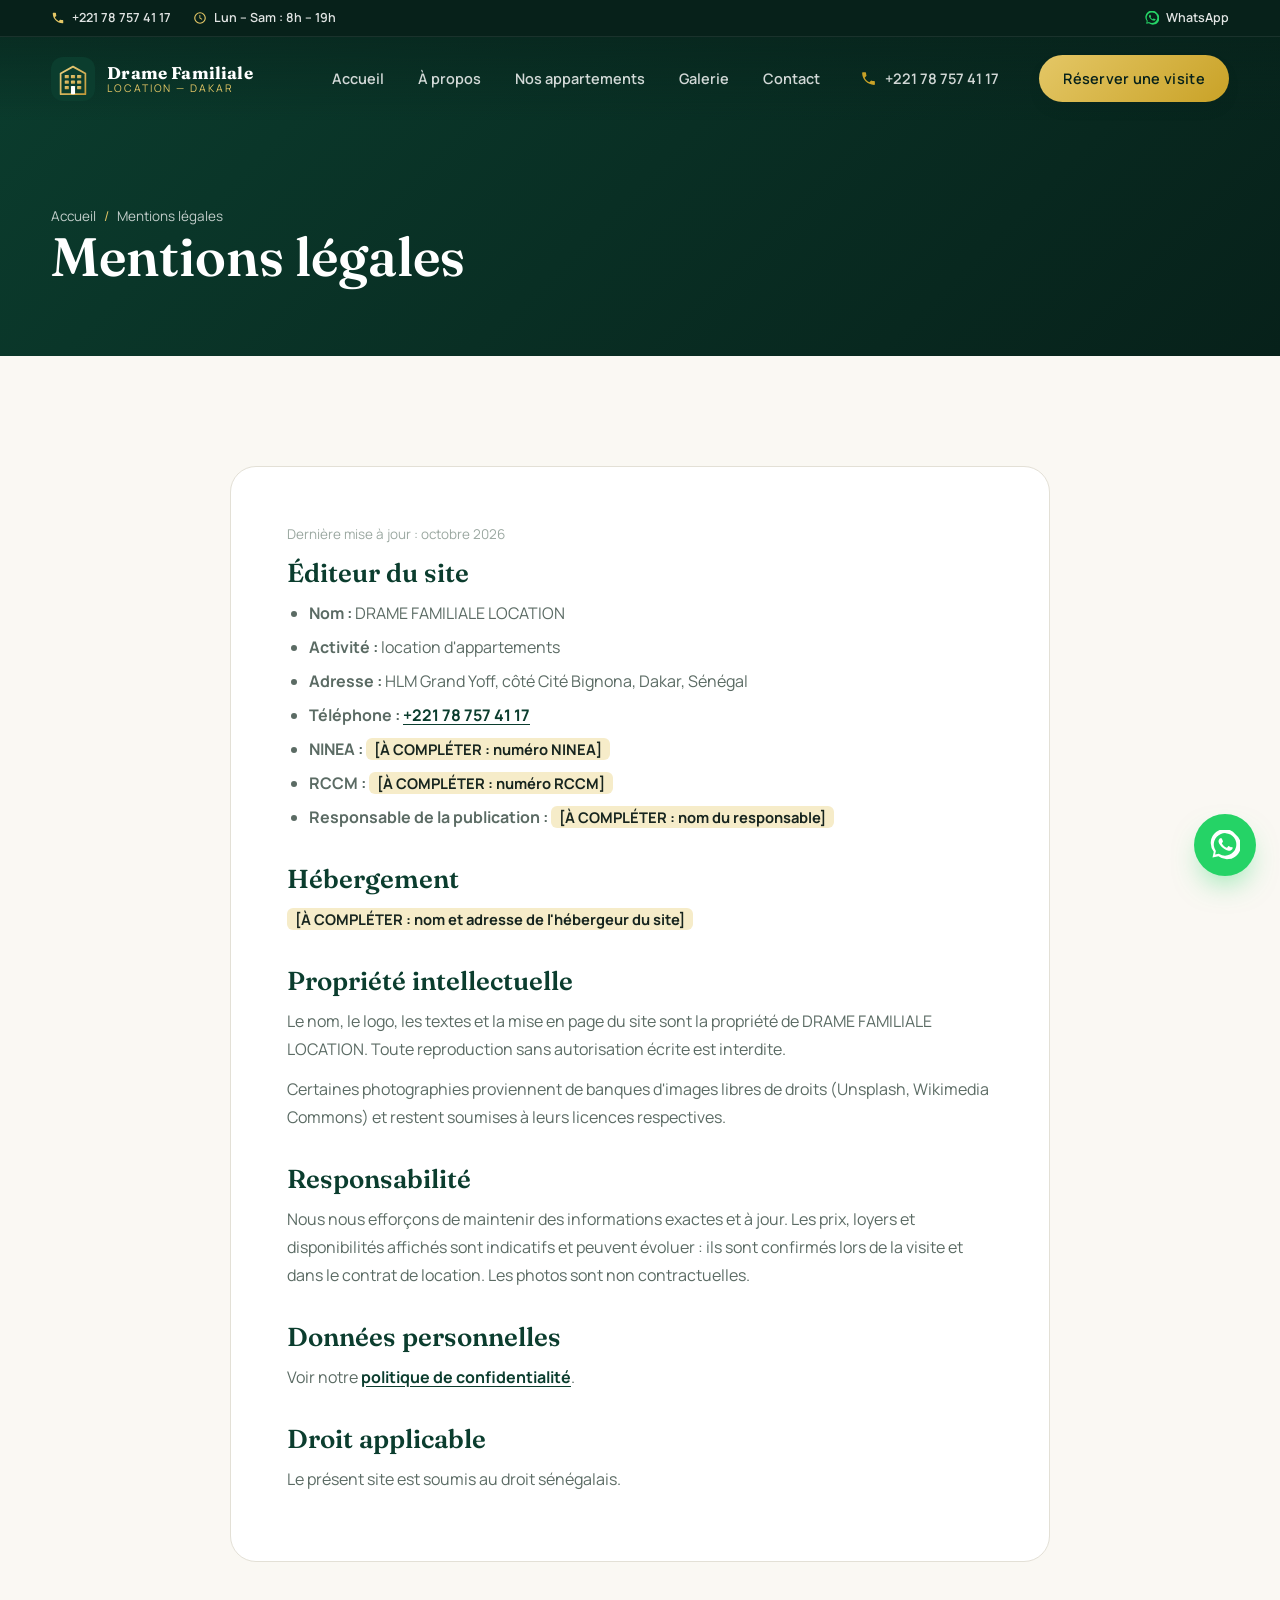
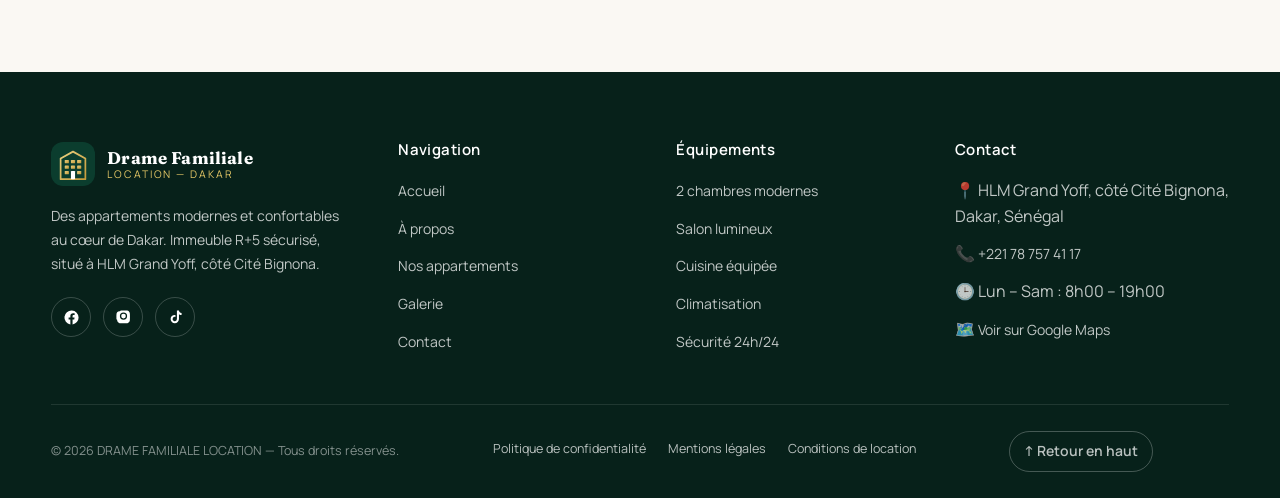
<file: drameLocation.github.io/mentions-legales.html>
<!DOCTYPE html>
<html lang="fr">
<head>
<meta charset="UTF-8">
<meta name="viewport" content="width=device-width, initial-scale=1.0">
<title>Mentions légales — DRAME FAMILIALE LOCATION | Dakar</title>
<meta name="description" content="Mentions légales de DRAME FAMILIALE LOCATION, entreprise de location d'appartements à HLM Grand Yoff, Dakar, Sénégal.">
<meta name="robots" content="index, follow">
<meta name="theme-color" content="#0B3D2E">
<meta property="og:site_name" content="DRAME FAMILIALE LOCATION">
<meta property="og:locale" content="fr_FR">
<meta property="og:type" content="website">
<meta property="og:title" content="Mentions légales — DRAME FAMILIALE LOCATION | Dakar">
<meta property="og:description" content="Mentions légales de DRAME FAMILIALE LOCATION, entreprise de location d'appartements à HLM Grand Yoff, Dakar, Sénégal.">
<meta property="og:image" content="https://commons.wikimedia.org/wiki/Special:FilePath/La%20vue%20des%20b%C3%A2timents%20de%20la%20cit%C3%A9%20de%20Dakar.jpg?width=1200">
<meta name="twitter:card" content="summary_large_image">
<link rel="icon" type="image/svg+xml" href="logo/favicon.svg">
<link rel="preconnect" href="https://fonts.googleapis.com">
<link rel="preconnect" href="https://fonts.gstatic.com" crossorigin>
<link href="https://fonts.googleapis.com/css2?family=Fraunces:opsz,wght@9..144,500;9..144,600;9..144,700&family=Manrope:wght@400;500;600;700;800&display=swap" rel="stylesheet">
<link rel="stylesheet" href="css/style.css">
</head>
<body>
<a id="haut"></a>
<a class="lien-evitement" href="#contenu">Aller au contenu</a>

<header class="entete">
  <div class="barre-haut">
    <div class="container">
      <div class="barre-infos">
        <a href="tel:+221787574117" class="barre-lien"><svg viewBox="0 0 24 24" aria-hidden="true"><path d="M6.6 10.8c1.4 2.8 3.8 5.1 6.6 6.6l2.2-2.2c.3-.3.7-.4 1-.2 1.1.4 2.3.6 3.6.6.6 0 1 .4 1 1V20c0 .6-.4 1-1 1C10.5 21 3 13.5 3 4c0-.6.4-1 1-1h3.5c.6 0 1 .4 1 1 0 1.3.2 2.5.6 3.6.1.4 0 .8-.2 1L6.6 10.8z"/></svg>+221 78 757 41 17</a>
        <span class="barre-horaires"><svg viewBox="0 0 24 24" aria-hidden="true"><path fill-rule="evenodd" d="M12 2a10 10 0 1 0 0 20 10 10 0 0 0 0-20zm0 2a8 8 0 1 1 0 16 8 8 0 0 1 0-16zm-1 3v5.4l4.2 2.5.8-1.3-3.5-2.1V7h-1.5z"/></svg>Lun – Sam : 8h – 19h</span>
      </div>
      <a href="https://wa.me/221787574117?text=Bonjour%2C%20je%20souhaite%20des%20informations%20sur%20vos%20appartements%20%C3%A0%20Grand%20Yoff." target="_blank" rel="noopener" class="barre-lien barre-wa"><svg viewBox="0 0 24 24" aria-hidden="true"><path d="M20.5 3.5A11 11 0 0 0 3 17.3L2 22l4.8-1A11 11 0 1 0 20.5 3.5zm-8.5 17a9 9 0 0 1-4.6-1.3l-.3-.2-3 .6.6-2.9-.2-.3A9 9 0 1 1 12 20.5zm5-6.7c-.3-.1-1.6-.8-1.8-.9-.2-.1-.4-.1-.6.1-.2.3-.7.9-.8 1-.2.2-.3.2-.5.1-.3-.1-1.2-.4-2.2-1.4-.8-.7-1.4-1.6-1.5-1.9-.2-.3 0-.5.1-.6l.4-.5c.1-.1.2-.3.2-.4.1-.2 0-.4 0-.5l-.8-1.8c-.2-.5-.4-.4-.6-.4h-.5c-.2 0-.5.1-.7.3-.2.3-.9.9-.9 2.1s1 2.5 1.1 2.6c.1.2 2 3 4.7 4.2.7.3 1.2.5 1.6.6.7.2 1.3.2 1.8.1.5-.1 1.6-.7 1.9-1.3.2-.6.2-1.1.2-1.3-.1-.1-.3-.2-.6-.3z"/></svg>WhatsApp</a>
    </div>
  </div>
  <div class="container entete-corps">
    <a href="index.html" class="marque">
      <img src="logo/logo-icone.svg" class="logo-img" width="44" height="44" alt="Logo DRAME FAMILIALE LOCATION">
      <span class="texte-marque"><strong>Drame Familiale</strong><span>Location — Dakar</span></span>
    </a>
    <nav class="nav-principale">
      <ul>
        <li><a href="index.html">Accueil</a></li>
        <li><a href="apropos.html">À propos</a></li>
        <li><a href="appartements.html">Nos appartements</a></li>
        <li><a href="galerie.html">Galerie</a></li>
        <li><a href="contact.html">Contact</a></li>
      </ul>
      <a href="tel:+221787574117" class="nav-tel">
        <svg viewBox="0 0 24 24"><path d="M6.6 10.8c1.4 2.8 3.8 5.1 6.6 6.6l2.2-2.2c.3-.3.7-.4 1-.2 1.1.4 2.3.6 3.6.6.6 0 1 .4 1 1V20c0 .6-.4 1-1 1C10.5 21 3 13.5 3 4c0-.6.4-1 1-1h3.5c.6 0 1 .4 1 1 0 1.3.2 2.5.6 3.6.1.4 0 .8-.2 1L6.6 10.8z"/></svg>
        +221 78 757 41 17
      </a>
      <a href="https://wa.me/221787574117?text=Bonjour%2C%20je%20souhaite%20visiter%20un%20appartement." target="_blank" rel="noopener" class="btn btn-or btn-visite">Réserver une visite</a>
      <div class="nav-actions-mobile">
        <a href="tel:+221787574117" class="btn btn-contour"><svg viewBox="0 0 24 24" aria-hidden="true"><path d="M6.6 10.8c1.4 2.8 3.8 5.1 6.6 6.6l2.2-2.2c.3-.3.7-.4 1-.2 1.1.4 2.3.6 3.6.6.6 0 1 .4 1 1V20c0 .6-.4 1-1 1C10.5 21 3 13.5 3 4c0-.6.4-1 1-1h3.5c.6 0 1 .4 1 1 0 1.3.2 2.5.6 3.6.1.4 0 .8-.2 1L6.6 10.8z"/></svg>Appeler</a>
        <a href="https://wa.me/221787574117?text=Bonjour%2C%20je%20souhaite%20des%20informations%20sur%20vos%20appartements%20%C3%A0%20Grand%20Yoff." target="_blank" rel="noopener" class="btn btn-wa"><svg viewBox="0 0 24 24" aria-hidden="true"><path d="M20.5 3.5A11 11 0 0 0 3 17.3L2 22l4.8-1A11 11 0 1 0 20.5 3.5zm-8.5 17a9 9 0 0 1-4.6-1.3l-.3-.2-3 .6.6-2.9-.2-.3A9 9 0 1 1 12 20.5zm5-6.7c-.3-.1-1.6-.8-1.8-.9-.2-.1-.4-.1-.6.1-.2.3-.7.9-.8 1-.2.2-.3.2-.5.1-.3-.1-1.2-.4-2.2-1.4-.8-.7-1.4-1.6-1.5-1.9-.2-.3 0-.5.1-.6l.4-.5c.1-.1.2-.3.2-.4.1-.2 0-.4 0-.5l-.8-1.8c-.2-.5-.4-.4-.6-.4h-.5c-.2 0-.5.1-.7.3-.2.3-.9.9-.9 2.1s1 2.5 1.1 2.6c.1.2 2 3 4.7 4.2.7.3 1.2.5 1.6.6.7.2 1.3.2 1.8.1.5-.1 1.6-.7 1.9-1.3.2-.6.2-1.1.2-1.3-.1-.1-.3-.2-.6-.3z"/></svg>WhatsApp</a>
      </div>
    </nav>
    <button class="menu-burger" aria-label="Ouvrir le menu" aria-expanded="false"><span></span><span></span><span></span></button>
  </div>
</header>

<section id="contenu" class="bandeau-page bandeau-uni">
  <div class="container">
    <div class="fil-ariane"><a href="index.html" style="color:inherit">Accueil</a> <span>/</span> Mentions légales</div>
    <h1>Mentions légales</h1>
  </div>
</section>

<section>
  <div class="container">
    <article class="contenu-legal">
      <p class="maj">Dernière mise à jour : octobre 2026</p>

      <h2>Éditeur du site</h2>
      <ul>
        <li><strong>Nom :</strong> DRAME FAMILIALE LOCATION</li>
        <li><strong>Activité :</strong> location d'appartements</li>
        <li><strong>Adresse :</strong> HLM Grand Yoff, côté Cité Bignona, Dakar, Sénégal</li>
        <li><strong>Téléphone :</strong> <a href="tel:+221787574117">+221 78 757 41 17</a></li>
        <li><strong>NINEA :</strong> <span class="a-completer">[À COMPLÉTER : numéro NINEA]</span></li>
        <li><strong>RCCM :</strong> <span class="a-completer">[À COMPLÉTER : numéro RCCM]</span></li>
        <li><strong>Responsable de la publication :</strong> <span class="a-completer">[À COMPLÉTER : nom du responsable]</span></li>
      </ul>

      <h2>Hébergement</h2>
      <p><span class="a-completer">[À COMPLÉTER : nom et adresse de l'hébergeur du site]</span></p>

      <h2>Propriété intellectuelle</h2>
      <p>Le nom, le logo, les textes et la mise en page du site sont la propriété de DRAME FAMILIALE LOCATION. Toute reproduction sans autorisation écrite est interdite.</p>
      <p>Certaines photographies proviennent de banques d'images libres de droits (Unsplash, Wikimedia Commons) et restent soumises à leurs licences respectives.</p>

      <h2>Responsabilité</h2>
      <p>Nous nous efforçons de maintenir des informations exactes et à jour. Les prix, loyers et disponibilités affichés sont indicatifs et peuvent évoluer : ils sont confirmés lors de la visite et dans le contrat de location. Les photos sont non contractuelles.</p>

      <h2>Données personnelles</h2>
      <p>Voir notre <a href="confidentialite.html">politique de confidentialité</a>.</p>

      <h2>Droit applicable</h2>
      <p>Le présent site est soumis au droit sénégalais.</p>
    </article>
  </div>
</section>

<footer class="pied">
  <div class="container pied-grille">
    <div class="pied-marque">
      <a href="index.html" class="marque">
        <img src="logo/logo-icone.svg" class="logo-img" width="44" height="44" alt="Logo DRAME FAMILIALE LOCATION">
        <span class="texte-marque"><strong>Drame Familiale</strong><span>Location — Dakar</span></span>
      </a>
      <p>Des appartements modernes et confortables au cœur de Dakar. Immeuble R+5 sécurisé, situé à HLM Grand Yoff, côté Cité Bignona.</p>
      <div class="reseaux">
        <a href="https://facebook.com" target="_blank" rel="noopener" aria-label="Facebook"><svg viewBox="0 0 24 24"><path d="M22 12a10 10 0 1 0-11.6 9.9v-7H7.9V12h2.5V9.8c0-2.5 1.5-3.9 3.8-3.9 1.1 0 2.2.2 2.2.2v2.5h-1.3c-1.2 0-1.6.8-1.6 1.6V12h2.8l-.4 2.9h-2.4v7A10 10 0 0 0 22 12z"/></svg></a>
        <a href="https://instagram.com" target="_blank" rel="noopener" aria-label="Instagram"><svg viewBox="0 0 24 24"><path d="M12 2c2.7 0 3 0 4.1.1 1.1 0 1.8.2 2.2.4.6.2 1 .5 1.4.9.4.4.7.8.9 1.4.2.4.3 1.1.4 2.2.1 1.1.1 1.4.1 4.1s0 3-.1 4.1c0 1.1-.2 1.8-.4 2.2-.2.6-.5 1-.9 1.4-.4.4-.8.7-1.4.9-.4.2-1.1.3-2.2.4-1.1.1-1.4.1-4.1.1s-3 0-4.1-.1c-1.1 0-1.8-.2-2.2-.4-.6-.2-1-.5-1.4-.9-.4-.4-.7-.8-.9-1.4-.2-.4-.3-1.1-.4-2.2C2 15 2 14.7 2 12s0-3 .1-4.1c0-1.1.2-1.8.4-2.2.2-.6.5-1 .9-1.4.4-.4.8-.7 1.4-.9.4-.2 1.1-.3 2.2-.4C8 2 8.3 2 11 2h1zm0 2.9a5.1 5.1 0 1 0 0 10.2 5.1 5.1 0 0 0 0-10.2zm0 8.4a3.3 3.3 0 1 1 0-6.6 3.3 3.3 0 0 1 0 6.6zm5.3-8.6a1.2 1.2 0 1 1 0-2.4 1.2 1.2 0 0 1 0 2.4z"/></svg></a>
        <a href="https://tiktok.com" target="_blank" rel="noopener" aria-label="TikTok"><svg viewBox="0 0 24 24"><path d="M14 2h2.9c.2 1.9 1.4 3.4 3.7 3.7v2.9c-1.4 0-2.7-.4-3.7-1.2v6.8a5.9 5.9 0 1 1-5.9-5.9c.3 0 .6 0 .9.1v2.9a3 3 0 1 0 2.1 2.9V2z"/></svg></a>
      </div>
    </div>
    <div>
      <h4>Navigation</h4>
      <ul>
        <li><a href="index.html">Accueil</a></li>
        <li><a href="apropos.html">À propos</a></li>
        <li><a href="appartements.html">Nos appartements</a></li>
        <li><a href="galerie.html">Galerie</a></li>
        <li><a href="contact.html">Contact</a></li>
      </ul>
    </div>
    <div>
      <h4>Équipements</h4>
      <ul>
        <li><a href="appartements.html">2 chambres modernes</a></li>
        <li><a href="appartements.html">Salon lumineux</a></li>
        <li><a href="appartements.html">Cuisine équipée</a></li>
        <li><a href="appartements.html">Climatisation</a></li>
        <li><a href="appartements.html">Sécurité 24h/24</a></li>
      </ul>
    </div>
    <div>
      <h4>Contact</h4>
      <ul>
        <li>📍 HLM Grand Yoff, côté Cité Bignona, Dakar, Sénégal</li>
        <li>📞 <a href="tel:+221787574117">+221 78 757 41 17</a></li>
        <li>🕒 Lun – Sam : 8h00 – 19h00</li>
        <li>🗺️ <a href="https://www.google.com/maps/search/?api=1&query=HLM+Grand+Yoff+Dakar+Senegal" target="_blank" rel="noopener">Voir sur Google Maps</a></li>
      </ul>
    </div>
  </div>
  <div class="container bas-pied">
    <span>© <span class="annee-auto">2026</span> DRAME FAMILIALE LOCATION — Tous droits réservés.</span>
    <nav class="liens-legaux" aria-label="Informations légales">
      <a href="confidentialite.html">Politique de confidentialité</a>
      <a href="mentions-legales.html">Mentions légales</a>
      <a href="conditions.html">Conditions de location</a>
    </nav>
    <a href="#haut" class="retour-haut-pied" aria-label="Retour en haut de la page">↑ Retour en haut</a>
  </div>
</footer>

<a href="https://wa.me/221787574117?text=Bonjour%2C%20je%20souhaite%20des%20informations%20sur%20vos%20appartements%20%C3%A0%20Grand%20Yoff." target="_blank" rel="noopener" class="whatsapp-flottant" aria-label="Contactez-nous sur WhatsApp">
  <span class="whatsapp-bulle">Contactez-nous maintenant</span>
  <span class="whatsapp-bouton">
    <svg viewBox="0 0 24 24"><path d="M20.5 3.5A11 11 0 0 0 3 17.3L2 22l4.8-1A11 11 0 1 0 20.5 3.5zm-8.5 17a9 9 0 0 1-4.6-1.3l-.3-.2-3 .6.6-2.9-.2-.3A9 9 0 1 1 12 20.5zm5-6.7c-.3-.1-1.6-.8-1.8-.9-.2-.1-.4-.1-.6.1-.2.3-.7.9-.8 1-.2.2-.3.2-.5.1-.3-.1-1.2-.4-2.2-1.4-.8-.7-1.4-1.6-1.5-1.9-.2-.3 0-.5.1-.6l.4-.5c.1-.1.2-.3.2-.4.1-.2 0-.4 0-.5l-.8-1.8c-.2-.5-.4-.4-.6-.4h-.5c-.2 0-.5.1-.7.3-.2.3-.9.9-.9 2.1s1 2.5 1.1 2.6c.1.2 2 3 4.7 4.2.7.3 1.2.5 1.6.6.7.2 1.3.2 1.8.1.5-.1 1.6-.7 1.9-1.3.2-.6.2-1.1.2-1.3-.1-.1-.3-.2-.6-.3z"/></svg>
  </span>
</a>

<script src="js/script.js"></script>
</body>
</html>
</file>
<file: drameLocation.github.io/css/style.css>
/* ==========================================================================
   DRAME FAMILIALE LOCATION — feuille de style principale
   Palette : vert foncé / blanc / doré léger
   ========================================================================== */

:root{
  --vert-950:#07211A;
  --vert-900:#0B3D2E;
  --vert-800:#0F4C3A;
  --vert-700:#15624A;
  --vert-100:#E7F0EA;
  --or:#C9A227;
  --or-clair:#E4C766;
  --or-pale:#F6ECC9;
  --blanc:#FFFFFF;
  --creme:#FAF8F3;
  --encre:#16241E;
  --gris:#5B6B64;
  --gris-clair:#9CA9A2;
  --ligne:#E3E0D6;

  --police-titre:"Fraunces", "Georgia", serif;
  --police-texte:"Manrope", "Segoe UI", sans-serif;

  --rayon:14px;
  --rayon-lg:26px;
  --ombre:0 20px 50px -20px rgba(7,33,26,.35);
  --ombre-sm:0 8px 20px -10px rgba(7,33,26,.25);
  --transition:all .35s cubic-bezier(.22,.9,.3,1);
}

*,*::before,*::after{box-sizing:border-box;margin:0;padding:0}
html{scroll-behavior:smooth}
body{
  font-family:var(--police-texte);
  color:var(--encre);
  background:var(--creme);
  line-height:1.6;
  -webkit-font-smoothing:antialiased;
  overflow-x:hidden;
}
img{max-width:100%;display:block}
a{text-decoration:none;color:inherit}
ul{list-style:none}
button{font-family:inherit;cursor:pointer;border:none;background:none}
.container{width:min(1180px,92%);margin-inline:auto}
section{padding:clamp(60px,9vw,110px) 0}

h1,h2,h3,h4{font-family:var(--police-titre);font-weight:600;line-height:1.08;color:var(--vert-950)}
h2.titre-section{font-size:clamp(28px,4vw,44px);letter-spacing:-.01em}
.eyebrow{
  display:inline-flex;align-items:center;gap:10px;
  font-size:12.5px;letter-spacing:.22em;text-transform:uppercase;
  color:var(--or);font-weight:700;margin-bottom:16px;
}
.eyebrow::before{content:"";width:28px;height:1px;background:var(--or)}
.lead{color:var(--gris);font-size:17px;max-width:640px}
.entete-section{margin-bottom:46px}
.entete-section.centre{text-align:center;margin-inline:auto}
.entete-section.centre .lead{margin-inline:auto}

/* ---------- Boutons ---------- */
.btn{
  display:inline-flex;align-items:center;justify-content:center;gap:10px;
  padding:16px 30px;border-radius:999px;font-weight:700;font-size:14.5px;
  letter-spacing:.02em;transition:var(--transition);white-space:nowrap;
}
.btn-or{background:linear-gradient(135deg,var(--or-clair),var(--or));color:var(--vert-950);box-shadow:var(--ombre-sm)}
.btn-or:hover{transform:translateY(-3px);box-shadow:0 16px 30px -12px rgba(201,162,39,.55)}
.btn-contour{border:1.5px solid rgba(255,255,255,.55);color:var(--blanc)}
.btn-contour:hover{background:rgba(255,255,255,.12);border-color:var(--blanc)}
.btn-vert{background:var(--vert-900);color:var(--blanc)}
.btn-vert:hover{background:var(--vert-950);transform:translateY(-3px)}
.btn-ligne{border:1.5px solid var(--vert-900);color:var(--vert-900)}
.btn-ligne:hover{background:var(--vert-900);color:var(--blanc)}
.btn-bloc{width:100%}

/* ---------- En-tête / Navigation ---------- */
.entete{position:fixed;top:0;left:0;right:0;z-index:999;padding:22px 0;transition:var(--transition)}
.entete .container{display:flex;align-items:center;justify-content:space-between}
.entete.scroll{background:rgba(7,33,26,.92);backdrop-filter:blur(10px);padding:14px 0;box-shadow:0 10px 30px -18px rgba(0,0,0,.5)}
.marque{display:flex;align-items:center;gap:12px}
.marque .logo-mark{
  width:46px;height:46px;border-radius:12px;
  background:linear-gradient(145deg,var(--or-clair),var(--or));
  display:flex;align-items:center;justify-content:center;
  font-family:var(--police-titre);font-weight:700;color:var(--vert-950);font-size:18px;flex:none;
}
.marque .texte-marque{display:flex;flex-direction:column;line-height:1.15}
.marque .texte-marque strong{color:var(--blanc);font-family:var(--police-titre);font-size:17px;letter-spacing:.01em}
.marque .texte-marque span{color:var(--or-clair);font-size:10.5px;letter-spacing:.18em;text-transform:uppercase}

.nav-principale{display:flex;align-items:center;gap:40px}
.nav-principale ul{display:flex;gap:34px}
.nav-principale a{color:rgba(255,255,255,.82);font-size:14.5px;font-weight:600;position:relative;padding:6px 0;transition:var(--transition)}
.nav-principale a::after{content:"";position:absolute;left:0;bottom:0;width:0;height:2px;background:var(--or);transition:var(--transition)}
.nav-principale a:hover,.nav-principale a.actif{color:var(--blanc)}
.nav-principale a:hover::after,.nav-principale a.actif::after{width:100%}
.nav-actions{display:flex;align-items:center;gap:16px}
.nav-tel{display:flex;align-items:center;gap:8px;color:var(--blanc);font-weight:700;font-size:14px}
.nav-tel svg{width:17px;height:17px;fill:var(--or)}

.menu-burger{display:none;flex-direction:column;gap:5px;width:30px;padding:8px}
.menu-burger span{height:2px;background:var(--blanc);border-radius:2px}

/* ---------- Héros ---------- */
.hero{position:relative;min-height:100svh;display:flex;align-items:flex-end;color:var(--blanc);overflow:hidden}
.hero-media{position:absolute;inset:0;z-index:0}
.hero-media img{width:100%;height:100%;object-fit:cover}
.hero-media::after{
  content:"";position:absolute;inset:0;
  background:linear-gradient(180deg,rgba(7,33,26,.55) 0%,rgba(7,33,26,.35) 38%,rgba(7,20,16,.92) 100%);
}
.hero-contenu{position:relative;z-index:1;padding-bottom:100px;width:100%}
.hero-badge{
  display:inline-flex;align-items:center;gap:10px;padding:9px 18px;
  border:1px solid rgba(255,255,255,.3);border-radius:999px;font-size:12.5px;
  letter-spacing:.14em;text-transform:uppercase;margin-bottom:26px;color:var(--or-clair);
  background:rgba(7,33,26,.3);
}
.hero h1{font-size:clamp(40px,7vw,78px);color:var(--blanc);max-width:16ch;letter-spacing:-.015em}
.hero h1 em{font-style:normal;color:var(--or-clair)}
.hero p.hero-sous{margin-top:22px;font-size:clamp(16px,2vw,19px);max-width:46ch;color:rgba(255,255,255,.85)}
.hero-actions{display:flex;flex-wrap:wrap;gap:16px;margin-top:38px}
.hero-stats{display:flex;gap:0;margin-top:70px;border-top:1px solid rgba(255,255,255,.2);padding-top:30px;max-width:720px}
.hero-stats div{flex:1;padding-right:24px}
.hero-stats b{display:block;font-family:var(--police-titre);font-size:clamp(22px,3vw,32px);color:var(--or-clair)}
.hero-stats span{font-size:12.5px;color:rgba(255,255,255,.7);letter-spacing:.04em}

/* ---------- Fil des étages (élément signature) ---------- */
.fil-etages{background:var(--vert-950);color:var(--blanc);padding:26px 0}
.fil-etages .container{display:flex;align-items:center;gap:0;overflow-x:auto}
.etage{flex:1;min-width:120px;text-align:center;padding:14px 10px;position:relative;border-right:1px solid rgba(255,255,255,.12)}
.etage:last-child{border-right:none}
.etage .num{font-family:var(--police-titre);color:var(--or-clair);font-size:20px;display:block;margin-bottom:4px}
.etage .lbl{font-size:11px;letter-spacing:.1em;text-transform:uppercase;color:rgba(255,255,255,.65)}

/* ---------- Bandeau fil d'ariane (pages internes) ---------- */
.bandeau-page{position:relative;padding:clamp(140px,20vw,190px) 0 70px;color:var(--blanc);overflow:hidden}
.bandeau-page .hero-media{position:absolute;inset:0}
.bandeau-page .container{position:relative;z-index:1}
.bandeau-page h1{font-size:clamp(34px,5vw,54px);color:var(--blanc)}
.fil-ariane{display:flex;gap:8px;align-items:center;margin-top:16px;font-size:13.5px;color:rgba(255,255,255,.75)}
.fil-ariane span{color:var(--or-clair)}

/* ---------- Cartes / grilles génériques ---------- */
.grille-3{display:grid;grid-template-columns:repeat(3,1fr);gap:28px}
.grille-2{display:grid;grid-template-columns:repeat(2,1fr);gap:28px}

/* À propos */
.apropos-bloc{display:grid;grid-template-columns:1.05fr 1fr;gap:70px;align-items:center}
.apropos-media{position:relative}
.apropos-media img{border-radius:var(--rayon-lg);box-shadow:var(--ombre)}
.apropos-media .carte-flottante{
  position:absolute;bottom:-28px;left:-28px;background:var(--blanc);
  padding:22px 26px;border-radius:var(--rayon);box-shadow:var(--ombre-sm);
  display:flex;align-items:center;gap:16px;max-width:260px;
}
.apropos-media .carte-flottante .chiffre{font-family:var(--police-titre);font-size:30px;color:var(--vert-900)}
.apropos-media .carte-flottante p{font-size:12.5px;color:var(--gris);line-height:1.35}
.apropos-texte p{color:var(--gris);margin-bottom:18px;font-size:15.5px}
.liste-points{margin-top:28px;display:grid;gap:14px}
.liste-points li{display:flex;gap:12px;align-items:flex-start;font-size:15px;color:var(--encre)}
.liste-points li svg{width:20px;height:20px;flex:none;fill:var(--or);margin-top:2px}

/* Services / équipements */
.carte-service{background:var(--blanc);border:1px solid var(--ligne);border-radius:var(--rayon-lg);padding:34px 28px;transition:var(--transition)}
.carte-service:hover{transform:translateY(-6px);box-shadow:var(--ombre);border-color:transparent}
.carte-service .icone{width:54px;height:54px;border-radius:14px;background:var(--vert-100);display:flex;align-items:center;justify-content:center;margin-bottom:20px}
.carte-service .icone svg{width:26px;height:26px;fill:var(--vert-900)}
.carte-service h3{font-size:19px;margin-bottom:10px}
.carte-service p{color:var(--gris);font-size:14.5px}

/* Appartements */
.carte-appart{background:var(--blanc);border-radius:var(--rayon-lg);overflow:hidden;box-shadow:var(--ombre-sm);transition:var(--transition);border:1px solid var(--ligne)}
.carte-appart:hover{transform:translateY(-8px);box-shadow:var(--ombre)}
.carte-appart .photo{position:relative;aspect-ratio:4/3;overflow:hidden}
.carte-appart .photo img{width:100%;height:100%;object-fit:cover;transition:transform .6s ease}
.carte-appart:hover .photo img{transform:scale(1.08)}
.badge-dispo{
  position:absolute;top:16px;left:16px;background:var(--vert-900);color:var(--blanc);
  padding:7px 14px;border-radius:999px;font-size:11.5px;font-weight:700;letter-spacing:.04em;
  display:flex;align-items:center;gap:6px;
}
.badge-dispo::before{content:"";width:7px;height:7px;border-radius:50%;background:var(--or-clair)}
.carte-appart .prix-tag{
  position:absolute;bottom:16px;right:16px;background:rgba(7,33,26,.88);color:var(--blanc);
  padding:9px 16px;border-radius:12px;font-family:var(--police-titre);font-size:16px;backdrop-filter:blur(4px);
}
.carte-appart .prix-tag small{display:block;font-family:var(--police-texte);font-size:10px;font-weight:600;color:var(--or-clair);letter-spacing:.06em}
.carte-appart .contenu{padding:26px}
.carte-appart h3{font-size:20px;margin-bottom:8px}
.carte-appart .desc{color:var(--gris);font-size:14px;margin-bottom:18px}
.caracs{display:flex;flex-wrap:wrap;gap:10px 18px;margin-bottom:22px;padding-top:18px;border-top:1px solid var(--ligne)}
.caracs span{display:flex;align-items:center;gap:7px;font-size:12.5px;color:var(--gris);font-weight:600}
.caracs svg{width:16px;height:16px;fill:var(--or)}

/* Galerie */
.galerie-grille{display:grid;grid-template-columns:repeat(4,1fr);grid-auto-rows:220px;gap:16px}
.galerie-item{position:relative;border-radius:var(--rayon);overflow:hidden;cursor:zoom-in}
.galerie-item img{width:100%;height:100%;object-fit:cover;transition:transform .55s ease}
.galerie-item:hover img{transform:scale(1.1)}
.galerie-item .legende{
  position:absolute;inset:auto 0 0 0;padding:16px;
  background:linear-gradient(0deg,rgba(7,33,26,.85),transparent);
  color:var(--blanc);font-size:13px;font-weight:700;opacity:0;transform:translateY(8px);transition:var(--transition);
}
.galerie-item:hover .legende{opacity:1;transform:translateY(0)}
.galerie-grille .g-large{grid-column:span 2;grid-row:span 2}

/* Lightbox */
.lightbox{
  position:fixed;inset:0;background:rgba(7,15,12,.94);z-index:1200;
  display:flex;align-items:center;justify-content:center;opacity:0;pointer-events:none;
  transition:opacity .3s ease;padding:30px;
}
.lightbox.actif{opacity:1;pointer-events:auto}
.lightbox img{max-width:min(1100px,92vw);max-height:84vh;border-radius:10px;box-shadow:0 30px 70px rgba(0,0,0,.6)}
.lightbox-fermer{
  position:absolute;top:26px;right:30px;width:46px;height:46px;border-radius:50%;
  background:rgba(255,255,255,.12);color:var(--blanc);font-size:22px;display:flex;
  align-items:center;justify-content:center;transition:var(--transition);
}
.lightbox-fermer:hover{background:var(--or);color:var(--vert-950)}
.lightbox-legende{position:absolute;bottom:34px;left:0;right:0;text-align:center;color:rgba(255,255,255,.8);font-size:14px}

/* Témoignages */
.bloc-temoignages{background:var(--vert-950);color:var(--blanc);position:relative;overflow:hidden}
.bloc-temoignages::before{content:"";position:absolute;inset:0;background:radial-gradient(circle at 15% 20%,rgba(201,162,39,.12),transparent 45%)}
.bloc-temoignages .entete-section h2{color:var(--blanc)}
.bloc-temoignages .eyebrow{color:var(--or-clair)}
.carte-avis{background:rgba(255,255,255,.04);border:1px solid rgba(255,255,255,.1);border-radius:var(--rayon-lg);padding:32px;backdrop-filter:blur(2px)}
.etoiles{color:var(--or-clair);font-size:16px;letter-spacing:3px;margin-bottom:18px}
.carte-avis p.citation{font-size:16px;color:rgba(255,255,255,.9);margin-bottom:22px;font-family:var(--police-titre);font-weight:500;line-height:1.5}
.auteur-avis{display:flex;align-items:center;gap:12px}
.auteur-avis .initiale{
  width:42px;height:42px;border-radius:50%;background:linear-gradient(145deg,var(--or-clair),var(--or));
  display:flex;align-items:center;justify-content:center;color:var(--vert-950);font-weight:800;font-family:var(--police-titre);
}
.auteur-avis strong{font-size:14.5px;display:block}
.auteur-avis span{font-size:12.5px;color:rgba(255,255,255,.6)}

/* CTA bandeau */
.cta-bandeau{
  background:linear-gradient(120deg,var(--vert-900),var(--vert-950));
  border-radius:var(--rayon-lg);padding:clamp(40px,6vw,70px);color:var(--blanc);
  display:flex;align-items:center;justify-content:space-between;gap:40px;flex-wrap:wrap;
  position:relative;overflow:hidden;
}
.cta-bandeau::after{content:"";position:absolute;right:-60px;top:-60px;width:260px;height:260px;border-radius:50%;background:radial-gradient(circle,rgba(201,162,39,.25),transparent 70%)}
.cta-bandeau h2{color:var(--blanc);font-size:clamp(24px,3.4vw,34px);max-width:14ch}
.cta-bandeau .actions{display:flex;gap:16px;flex-wrap:wrap;position:relative;z-index:1}

/* Formulaire contact */
.grille-contact{display:grid;grid-template-columns:.9fr 1.1fr;gap:60px;align-items:start}
.infos-contact{display:flex;flex-direction:column;gap:22px}
.ligne-info{display:flex;gap:16px;align-items:flex-start;padding:22px;background:var(--blanc);border:1px solid var(--ligne);border-radius:var(--rayon)}
.ligne-info .icone{width:46px;height:46px;border-radius:12px;background:var(--vert-900);flex:none;display:flex;align-items:center;justify-content:center}
.ligne-info .icone svg{width:21px;height:21px;fill:var(--or-clair)}
.ligne-info strong{display:block;font-size:14px;margin-bottom:4px}
.ligne-info span,.ligne-info a{color:var(--gris);font-size:14px}
.ligne-info a:hover{color:var(--vert-900)}

.carte-formulaire{background:var(--blanc);border-radius:var(--rayon-lg);padding:clamp(28px,4vw,44px);box-shadow:var(--ombre);border:1px solid var(--ligne)}
.champ{margin-bottom:20px}
.champ label{display:block;font-size:13px;font-weight:700;margin-bottom:8px;color:var(--vert-950)}
.champ input,.champ textarea{
  width:100%;padding:14px 16px;border:1.5px solid var(--ligne);border-radius:10px;
  font-family:inherit;font-size:14.5px;transition:var(--transition);background:var(--creme);
}
.champ input:focus,.champ textarea:focus{outline:none;border-color:var(--or);background:var(--blanc)}
.champ-double{display:grid;grid-template-columns:1fr 1fr;gap:18px}
.msg-envoi{margin-top:16px;padding:14px 18px;border-radius:10px;font-size:14px;font-weight:600;display:none}
.msg-envoi.ok{display:block;background:var(--vert-100);color:var(--vert-900)}

.carte-carte{border-radius:var(--rayon-lg);overflow:hidden;box-shadow:var(--ombre-sm);border:1px solid var(--ligne);margin-top:26px}
.carte-carte iframe{width:100%;height:320px;border:0;display:block}

/* ---------- Pied de page ---------- */
.pied{background:var(--vert-950);color:rgba(255,255,255,.75);padding-top:70px}
.pied-grille{display:grid;grid-template-columns:1.3fr 1fr 1fr 1.2fr;gap:50px;padding-bottom:50px;border-bottom:1px solid rgba(255,255,255,.1)}
.pied h4{color:var(--blanc);font-size:15px;margin-bottom:20px;font-family:var(--police-texte);letter-spacing:.03em}
.pied-marque .marque{margin-bottom:18px}
.pied-marque p{font-size:14px;line-height:1.7;max-width:34ch}
.pied ul{display:flex;flex-direction:column;gap:12px}
.pied a{font-size:14px;transition:var(--transition)}
.pied a:hover{color:var(--or-clair)}
.reseaux{display:flex;gap:12px;margin-top:22px}
.reseaux a{width:40px;height:40px;border-radius:50%;border:1px solid rgba(255,255,255,.2);display:flex;align-items:center;justify-content:center;transition:var(--transition)}
.reseaux a:hover{background:var(--or);border-color:var(--or)}
.reseaux svg{width:17px;height:17px;fill:var(--blanc)}
.reseaux a:hover svg{fill:var(--vert-950)}
.bas-pied{display:flex;justify-content:space-between;align-items:center;flex-wrap:wrap;gap:12px;padding:26px 0;font-size:12.5px;color:rgba(255,255,255,.5)}

/* ---------- WhatsApp flottant ---------- */
.whatsapp-flottant{position:fixed;right:24px;bottom:24px;z-index:900;display:flex;align-items:center;gap:12px}
.whatsapp-bulle{
  background:var(--vert-950);color:var(--blanc);padding:10px 16px;border-radius:999px;
  font-size:13px;font-weight:700;box-shadow:var(--ombre-sm);opacity:0;transform:translateX(10px);
  transition:var(--transition);white-space:nowrap;
}
.whatsapp-flottant:hover .whatsapp-bulle{opacity:1;transform:translateX(0)}
.whatsapp-bouton{
  width:62px;height:62px;border-radius:50%;background:#25D366;display:flex;align-items:center;
  justify-content:center;box-shadow:0 14px 30px -10px rgba(37,211,102,.6);flex:none;
  animation:pulse-wa 2.6s infinite;
}
.whatsapp-bouton svg{width:30px;height:30px;fill:#fff}
@keyframes pulse-wa{
  0%{box-shadow:0 0 0 0 rgba(37,211,102,.55)}
  70%{box-shadow:0 0 0 16px rgba(37,211,102,0)}
  100%{box-shadow:0 0 0 0 rgba(37,211,102,0)}
}

/* ---------- Utilitaires d'animation (révélation au scroll) ---------- */
.reveal{opacity:0;transform:translateY(26px);transition:opacity .7s ease,transform .7s ease}
.reveal.visible{opacity:1;transform:none}
.reveal-delai-1{transition-delay:.08s}
.reveal-delai-2{transition-delay:.16s}
.reveal-delai-3{transition-delay:.24s}

/* ---------- Responsive ---------- */
@media (max-width:1024px){
  .apropos-bloc{grid-template-columns:1fr;gap:50px}
  .apropos-media .carte-flottante{position:static;margin-top:20px;max-width:100%}
  .grille-contact{grid-template-columns:1fr}
  .galerie-grille{grid-template-columns:repeat(3,1fr)}
  .pied-grille{grid-template-columns:1fr 1fr;gap:36px}
}
@media (max-width:860px){
  .nav-principale ul,.nav-tel{display:none}
  .menu-burger{display:flex}
  .nav-principale{
    position:fixed;top:0;right:0;height:100vh;width:min(320px,82%);
    background:var(--vert-950);flex-direction:column;align-items:flex-start;padding:100px 32px 40px;
    transform:translateX(100%);transition:var(--transition);gap:0;box-shadow:-20px 0 50px rgba(0,0,0,.3);
  }
  .nav-principale.ouvert{transform:translateX(0)}
  .nav-principale ul.ouvert{display:flex;flex-direction:column;gap:22px;margin-bottom:34px}
  .nav-tel.ouvert{display:flex}
  .grille-3{grid-template-columns:1fr 1fr}
  .galerie-grille{grid-template-columns:repeat(2,1fr)}
  .galerie-grille .g-large{grid-column:span 2;grid-row:span 1}
  .hero-stats{flex-wrap:wrap}
  .hero-stats div{flex:1 1 40%}
}
@media (max-width:620px){
  .grille-3,.grille-2{grid-template-columns:1fr}
  .galerie-grille{grid-template-columns:repeat(2,1fr);grid-auto-rows:160px}
  .champ-double{grid-template-columns:1fr}
  .cta-bandeau{flex-direction:column;text-align:center;justify-content:center}
  .pied-grille{grid-template-columns:1fr}
  .bas-pied{flex-direction:column;text-align:center}
  .hero-contenu{padding-bottom:60px}
  .whatsapp-bulle{display:none}
}

/* ---------- Bannière « Nos appartements » (page spécifique) ---------- */
.bandeau-appart{display:flex;align-items:flex-end;min-height:clamp(400px,44vw,580px);padding-bottom:clamp(40px,5vw,64px)}
.bandeau-appart .hero-media img{width:100%;height:100%;object-fit:cover;object-position:30% 36%}
.bandeau-appart .hero-media::after{background:linear-gradient(90deg,rgba(7,33,26,.6) 0%,rgba(7,33,26,.28) 38%,rgba(7,33,26,0) 70%),linear-gradient(0deg,rgba(7,33,26,.5) 0%,rgba(7,33,26,0) 40%)}
@media(max-width:900px){.bandeau-appart .hero-media img{object-position:26% 40%}}
@media(max-width:600px){
  .bandeau-appart{min-height:440px}
  .bandeau-appart .hero-media img{object-position:24% 42%}
  .bandeau-appart .hero-media::after{background:linear-gradient(0deg,rgba(7,33,26,.85) 0%,rgba(7,33,26,.35) 45%,rgba(7,33,26,.1) 100%)}
}

/* ---------- Nouveau logo ---------- */
.marque .logo-img{width:44px;height:44px;flex:none;display:block;border-radius:12px}
@media(max-width:600px){.marque .logo-img{width:40px;height:40px}}

/* =====================================================================
   AMÉLIORATIONS : barre haute, en-tête, menu mobile, pied de page, accessibilité
   ===================================================================== */

/* ---------- Accessibilité ---------- */
.lien-evitement{position:fixed;left:12px;top:-60px;z-index:2000;background:var(--or);color:var(--vert-950);padding:10px 16px;border-radius:10px;font-weight:700;transition:top .2s}
.lien-evitement:focus{top:12px}
a:focus-visible,button:focus-visible,input:focus-visible,textarea:focus-visible{outline:3px solid var(--or-clair);outline-offset:3px;border-radius:6px}
@media (prefers-reduced-motion:reduce){*,*::before,*::after{animation:none!important;transition:none!important;scroll-behavior:auto!important}.reveal{opacity:1!important;transform:none!important}}

/* ---------- Barre supérieure ---------- */
.entete,.entete.scroll{padding:0}
.barre-haut{background:var(--vert-950);border-bottom:1px solid rgba(255,255,255,.08);font-size:12.5px;max-height:44px;overflow:hidden;transition:max-height .3s ease,opacity .3s ease}
.barre-haut .container{padding-block:8px;gap:16px}
.barre-infos{display:flex;align-items:center;gap:22px}
.barre-lien,.barre-horaires{display:inline-flex;align-items:center;gap:7px;color:rgba(255,255,255,.88);font-weight:600}
.barre-lien:hover{color:var(--or-clair)}
.barre-haut svg{width:14px;height:14px;fill:var(--or-clair);flex:none}
.barre-wa svg{fill:#25D366}
.entete.scroll .barre-haut{max-height:0;opacity:0;border-bottom-width:0}
.entete-corps{padding-block:18px;transition:padding .3s ease}
.entete.scroll .entete-corps{padding-block:11px}
.entete{background:linear-gradient(180deg,rgba(7,33,26,.78),rgba(7,33,26,0))}
.entete.scroll{background:rgba(7,33,26,.94);backdrop-filter:blur(10px)}

/* ---------- Bouton « Réserver une visite » ---------- */
.btn-visite{padding:11px 20px;font-size:13.5px;white-space:nowrap}
.btn-wa{background:#25D366;color:#06210f}
.btn-wa:hover{background:#1ebe5a;transform:translateY(-3px)}
.nav-actions-mobile{display:none}
.nav-actions-mobile .btn svg{width:18px;height:18px;fill:currentColor;margin-right:8px}
@media (max-width:1180px) and (min-width:861px){.nav-tel{display:none}.nav-principale{gap:26px}.nav-principale ul{gap:22px}}

/* ---------- Menu mobile plein écran ---------- */
.menu-burger{position:relative;z-index:1100;min-width:44px;min-height:44px;align-items:center;justify-content:center}
.menu-burger span{width:24px;transition:transform .3s ease,opacity .2s ease}
.menu-burger.actif span:nth-child(1){transform:translateY(7px) rotate(45deg)}
.menu-burger.actif span:nth-child(2){opacity:0}
.menu-burger.actif span:nth-child(3){transform:translateY(-7px) rotate(-45deg)}
@media (max-width:860px){
  .barre-horaires{display:none}
  .barre-haut{font-size:12px}
  .nav-principale{width:100%;box-shadow:none;align-items:center;justify-content:center;text-align:center;padding:90px 28px 40px;transform:translateY(-100%);opacity:0;visibility:hidden;background:linear-gradient(160deg,var(--vert-950),var(--vert-900))}
  .nav-principale.ouvert{transform:translateY(0);opacity:1;visibility:visible}
  .nav-principale ul.ouvert{align-items:center;gap:6px;margin-bottom:28px}
  .nav-principale ul.ouvert a{font-family:var(--police-titre);font-size:26px;padding:10px 0;color:var(--blanc)}
  .nav-principale .btn-visite{display:none}
  .nav-principale.ouvert .btn-visite{display:inline-flex;font-size:15px;padding:14px 28px}
  .nav-principale.ouvert .nav-actions-mobile{display:flex;flex-direction:column;gap:12px;width:100%;max-width:320px;margin-top:18px}
  .nav-actions-mobile .btn{width:100%;min-height:52px;justify-content:center}
  .nav-tel.ouvert{display:none}
  body.menu-ouvert{overflow:hidden}
}

/* ---------- Pied de page ---------- */
.bas-pied{justify-content:space-between;gap:14px 28px}
.liens-legaux{display:flex;flex-wrap:wrap;gap:8px 22px}
.liens-legaux a,.retour-haut-pied{font-size:12.5px;color:rgba(255,255,255,.72);min-height:24px}
.liens-legaux a:hover,.retour-haut-pied:hover{color:var(--or-clair)}
.retour-haut-pied{display:inline-flex;align-items:center;gap:6px;border:1px solid rgba(255,255,255,.25);padding:8px 14px;border-radius:999px;font-weight:600}
@media (max-width:600px){.liens-legaux{justify-content:center}.retour-haut-pied{min-height:44px}}

/* ---------- Conditions de location ---------- */
.grille-4{display:grid;grid-template-columns:repeat(4,1fr);gap:26px}
.note-conditions{text-align:center;margin-top:30px;color:var(--gris);font-size:15px}
.note-conditions a{color:var(--vert-900);font-weight:700;text-decoration:underline;text-underline-offset:3px}
@media (max-width:1000px){.grille-4{grid-template-columns:1fr 1fr}}
@media (max-width:560px){.grille-4{grid-template-columns:1fr}}

/* ---------- Pages légales ---------- */
.bandeau-uni{background:linear-gradient(135deg,var(--vert-900),var(--vert-950))}
.contenu-legal{max-width:820px;margin-inline:auto;background:var(--blanc);border:1px solid var(--ligne);border-radius:var(--rayon-lg);padding:clamp(26px,5vw,56px)}
.contenu-legal h2{font-size:clamp(21px,2.6vw,26px);margin:34px 0 12px;color:var(--vert-900)}
.contenu-legal h2:first-of-type{margin-top:0}
.contenu-legal p,.contenu-legal li{color:var(--gris);font-size:16px;line-height:1.75}
.contenu-legal p{margin-bottom:12px}
.contenu-legal ul{list-style:disc;padding-left:22px;margin-bottom:14px;display:block}
.contenu-legal li{margin-bottom:6px}
.contenu-legal a{color:var(--vert-900);font-weight:700;text-decoration:underline;text-underline-offset:3px}
.contenu-legal .maj{font-size:13.5px;color:var(--gris-clair)}
.contenu-legal .encadre{background:var(--or-pale);border-left:4px solid var(--or);padding:14px 18px;border-radius:10px;margin:18px 0;color:var(--encre)}
.a-completer{background:var(--or-pale);color:var(--encre);padding:1px 8px;border-radius:6px;font-weight:700;font-size:.92em}

.btn-visite{padding:12px 24px}

/* Évite que le bouton WhatsApp flottant masque le bas du pied de page */
@media (min-width:601px){.retour-haut-pied{margin-right:76px}}
@media (max-width:600px){.bas-pied{padding-bottom:96px}}

/* Boutons dans le menu : lisibilité (priorité sur .nav-principale a) */
.nav-principale a.btn::after{display:none}
.nav-principale a.btn-visite{color:var(--vert-950);padding:12px 24px}
.nav-principale a.btn-wa{color:#06210f;padding:12px 24px}
.nav-principale a.btn-contour{color:var(--blanc);padding:12px 24px}
</file>
